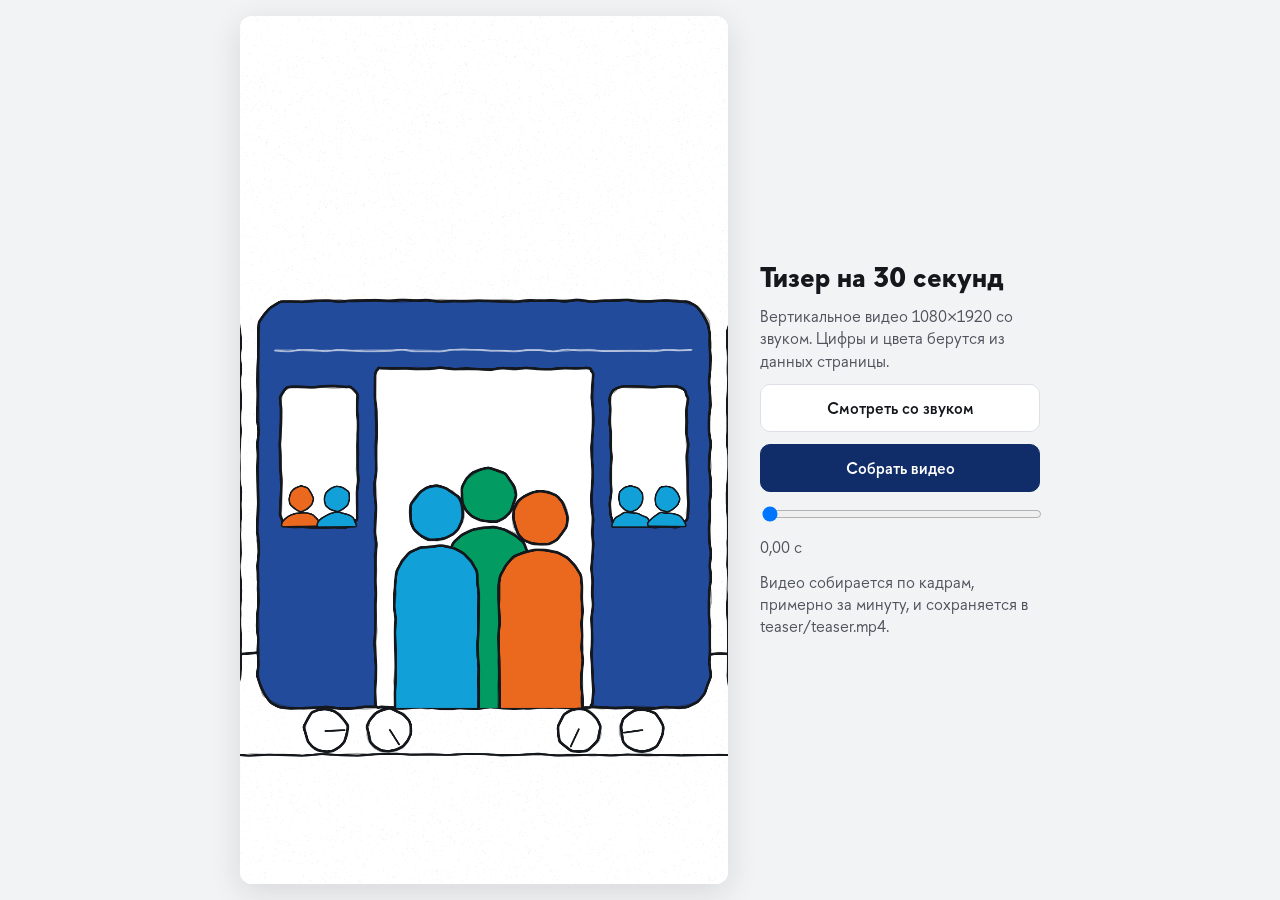
<file: teaser/index.html>
<!doctype html>
<html lang="ru">
<head>
<meta charset="utf-8">
<meta name="viewport" content="width=device-width, initial-scale=1">
<title>Тизер «На сколько большая»</title>
<link rel="stylesheet" href="../styles/fonts.css">
<link rel="stylesheet" href="../styles/tokens.css">
<style>
  html, body { margin: 0; height: 100%; }
  body {
    background: var(--bg);
    color: var(--text);
    font-family: 'HSE Sans', system-ui, sans-serif;
    display: flex;
    gap: 32px;
    align-items: center;
    justify-content: center;
    padding: 16px;
    box-sizing: border-box;
  }
  canvas {
    height: calc(100vh - 32px);
    max-width: 100%;
    aspect-ratio: 9 / 16;
    background: var(--card);
    border-radius: 12px;
    box-shadow: 0 8px 32px rgba(20, 23, 28, 0.12);
  }
  .panel { width: 280px; display: flex; flex-direction: column; gap: 12px; }
  .panel h1 { margin: 0; font-size: 28px; line-height: 1.1; }
  .panel p { margin: 0; color: var(--text-secondary); line-height: 1.4; }
  .panel button {
    font: 600 16px 'HSE Sans', system-ui, sans-serif;
    padding: 12px 16px;
    border-radius: 10px;
    border: 1px solid var(--btn-border);
    background: var(--card);
    color: var(--text);
    cursor: pointer;
    transition: border-color 140ms ease;
  }
  .panel button:hover { border-color: var(--btn-border-hover); }
  .panel button[data-el="record"] { background: var(--hse-blue); color: var(--card); border-color: var(--hse-blue); }
  .panel button:disabled { opacity: 0.5; cursor: default; }
  .panel input { width: 100%; }
  .panel a { color: var(--link); }
  @media (max-width: 860px) {
    body { flex-direction: column; height: auto; }
    canvas { height: auto; width: 100%; }
    .panel { width: 100%; }
  }
</style>
</head>
<body>
<canvas width="1080" height="1920"></canvas>
<aside class="panel">
  <h1>Тизер на 30 секунд</h1>
  <p>Вертикальное видео 1080×1920 со звуком. Цифры и цвета берутся из данных страницы.</p>
  <button data-el="play">Смотреть со звуком</button>
  <button data-el="record">Собрать видео</button>
  <input data-el="scrub" type="range" min="0" max="30" step="0.01" value="0" aria-label="Кадр">
  <p data-el="time">0,00 с</p>
  <p data-el="status">Видео собирается по кадрам, примерно за минуту, и сохраняется в teaser/teaser.mp4.</p>
</aside>

<script type="module">
import { CITIES, LYCEUM, LYCEUM_COLOR, HSE_TOTAL, FOREIGN, ADMITTED } from '../data/hse.js';

// ---------- constants ----------

const W = 1080, H = 1920, DUR = 30;
const CX = 540, CY = 1080;
const TAU = Math.PI * 2;
const ARENA = 81000;                 // seats in «Лужники»

const css = getComputedStyle(document.documentElement);
function tok(name) {
  const v = css.getPropertyValue('--' + name).trim();
  const m = v.match(/^var\(--([\w-]+)\)$/);
  return m ? tok(m[1]) : v;
}
const INK = tok('text'), CARD = tok('card'), SHELL = tok('shell'), EMPTY = tok('empty');
const SECOND = tok('text-secondary'), HSE = tok('hse-blue'), PITCH = tok('pitch');
const STUD = tok('students'), FOR = tok('foreign');
const CYAN = tok('brand-cyan'), GREEN = tok('brand-green');
const YELLOW = tok('brand-yellow'), ORANGE = tok('brand-orange'), NAVY = tok('brand-navy');
const BLUE = tok('brand-blue');

// ---------- math ----------

const clamp = (v, a = 0, b = 1) => Math.min(b, Math.max(a, v));
const seg = (t, a, b) => clamp((t - a) / (b - a));
const lerp = (a, b, p) => a + (b - a) * p;
const out3 = (p) => 1 - Math.pow(1 - p, 3);
const inOut = (p) => (p < 0.5 ? 4 * p * p * p : 1 - Math.pow(-2 * p + 2, 3) / 2);

// ---------- timing: the story runs 15 s, the video 30 s ----------

// Motion keeps its pace; the story slows down where there is text to read.
// Pairs of [video second, story second], joined by a monotone cubic so the
// pace changes without a jerk.
const STORY = 15;
const KEYS = [
  [0, 0], [1.4, 1.4], [3.0, 1.55], [3.45, 2.0],                     // doors
  [4.15, 2.7], [7.05, 3.85], [7.55, 4.3],                           // train
  [8.35, 5.0], [9.85, 6.3], [12.3, 6.9], [12.8, 7.45],              // arena
  [14.0, 8.6], [17.3, 9.7], [17.6, 9.9],                            // flags
  [18.3, 10.55], [20.6, 10.95], [21.2, 11.15], [21.6, 11.3],        // centuries
  [22.6, 11.7], [25.4, 12.3], [25.9, 12.55],                        // orbit
  [26.5, 12.67], [28.7, 13.8], [30, 15]                             // title
];
const KX = KEYS.map((k) => k[0]), KY = KEYS.map((k) => k[1]);
const KT = (() => {
  const n = KX.length, d = [], c = new Array(n);
  for (let i = 0; i < n - 1; i++) d.push((KY[i + 1] - KY[i]) / (KX[i + 1] - KX[i]));
  c[0] = d[0]; c[n - 1] = d[n - 2];
  for (let i = 1; i < n - 1; i++) {
    const h0 = KX[i] - KX[i - 1], h1 = KX[i + 1] - KX[i];
    c[i] = d[i - 1] * d[i] <= 0 ? 0 : (3 * (h0 + h1)) / ((2 * h1 + h0) / d[i - 1] + (h1 + 2 * h0) / d[i]);
  }
  return c;
})();

function storyAt(x) {
  if (x <= 0) return 0;
  if (x >= KX[KX.length - 1]) return STORY;
  let i = 0;
  while (x > KX[i + 1]) i++;
  const h = KX[i + 1] - KX[i], s = (x - KX[i]) / h, s2 = s * s, s3 = s2 * s;
  return (2 * s3 - 3 * s2 + 1) * KY[i] + (s3 - 2 * s2 + s) * h * KT[i]
    + (-2 * s3 + 3 * s2) * KY[i + 1] + (s3 - s2) * h * KT[i + 1];
}

function realAt(y) {
  let lo = 0, hi = DUR;
  for (let k = 0; k < 40; k++) { const mid = (lo + hi) / 2; if (storyAt(mid) < y) lo = mid; else hi = mid; }
  return (lo + hi) / 2;
}

function hash01(n) {
  n |= 0;
  n = Math.imul(n ^ (n >>> 16), 0x45d9f3b);
  n = Math.imul(n ^ (n >>> 16), 0x45d9f3b);
  n ^= n >>> 16;
  return (n >>> 0) / 4294967296;
}
function mulberry32(a) {
  return () => {
    a |= 0; a = (a + 0x6D2B79F5) | 0;
    let t = Math.imul(a ^ (a >>> 15), 1 | a);
    t = (t + Math.imul(t ^ (t >>> 7), 61 | t)) ^ t;
    return ((t ^ (t >>> 14)) >>> 0) / 4294967296;
  };
}
const hashStr = (s) => { let h = 7; for (const ch of s) h = Math.imul(h, 31) + ch.charCodeAt(0) | 0; return h; };

const rgbOf = (c) => { const n = parseInt(c.slice(1, 7), 16); return [n >> 16, (n >> 8) & 255, n & 255]; };
const mix = (a, b, p) => {
  const x = rgbOf(a), y = rgbOf(b);
  return `rgb(${Math.round(lerp(x[0], y[0], p))},${Math.round(lerp(x[1], y[1], p))},${Math.round(lerp(x[2], y[2], p))})`;
};

// ---------- canvas and the hand-drawn pen ----------

const canvas = document.querySelector('canvas');
const g = canvas.getContext('2d');

let T = 0;          // story time, seconds (0..15)
let RT = 0;         // video time, seconds (0..30)
let RATE = 1;       // story seconds per video second at this moment
let BOIL = 0;       // lines re-jitter 8 times a second, like hand-drawn animation
let V = (p) => p;   // world -> screen for the scene being drawn
const M = (pts) => pts.map(V);
const jit = (k) => hash01(k * 7919 + BOIL * 104729) * 2 - 1;

// Paper grain, drawn once.
const grain = document.createElement('canvas');
grain.width = W; grain.height = H;
{
  const gg = grain.getContext('2d');
  const R = mulberry32(7);
  gg.fillStyle = INK;
  for (let i = 0; i < 26000; i++) {
    gg.globalAlpha = 0.015 + R() * 0.035;
    gg.fillRect(R() * W, R() * H, 1 + R() * 2, 1 + R() * 2);
  }
}

function cut(P, p) {
  let L = 0; const d = [0];
  for (let i = 1; i < P.length; i++) { L += Math.hypot(P[i][0] - P[i - 1][0], P[i][1] - P[i - 1][1]); d.push(L); }
  const target = L * p, out = [P[0]];
  for (let i = 1; i < P.length; i++) {
    if (d[i] <= target) { out.push(P[i]); continue; }
    const f = (target - d[i - 1]) / (d[i] - d[i - 1] || 1);
    out.push([lerp(P[i - 1][0], P[i][0], f), lerp(P[i - 1][1], P[i][1], f)]);
    break;
  }
  return out;
}

function trace(P, closed, pass, amp, seed) {
  const src = new Array(P.length);
  for (let i = 0; i < P.length; i++) {
    const k = seed * 1013 + i * 7 + pass * 50021;
    src[i] = [P[i][0] + jit(k) * amp, P[i][1] + jit(k + 3) * amp];
  }
  // Long edges are split after the jitter, so the smoothing below rounds a
  // corner only slightly instead of turning a box into an oval.
  const q = [];
  const edges = closed ? src.length : src.length - 1;
  for (let i = 0; i < edges; i++) {
    const a = src[i], b = src[(i + 1) % src.length];
    const m = Math.max(1, Math.ceil(Math.hypot(b[0] - a[0], b[1] - a[1]) / 12));
    for (let s = 0; s < m; s++) q.push([lerp(a[0], b[0], s / m), lerp(a[1], b[1], s / m)]);
  }
  if (!closed) q.push(src[src.length - 1]);
  const n = q.length;
  g.beginPath();
  if (closed) {
    const mid = (a, b) => [(a[0] + b[0]) / 2, (a[1] + b[1]) / 2];
    const s = mid(q[n - 1], q[0]);
    g.moveTo(s[0], s[1]);
    for (let i = 0; i < n; i++) { const e = mid(q[i], q[(i + 1) % n]); g.quadraticCurveTo(q[i][0], q[i][1], e[0], e[1]); }
    g.closePath();
  } else {
    g.moveTo(q[0][0], q[0][1]);
    for (let i = 1; i < n - 1; i++) {
      g.quadraticCurveTo(q[i][0], q[i][1], (q[i][0] + q[i + 1][0]) / 2, (q[i][1] + q[i + 1][1]) / 2);
    }
    g.lineTo(q[n - 1][0], q[n - 1][1]);
  }
}

function pen(pts, o = {}) {
  const { color = INK, width = 5, closed = false, progress = 1, amp = 2, seed = 1,
    alpha = 1, fill = null, fillAlpha = 1, passes = 2, stroke = true } = o;
  if (alpha <= 0.002 || progress <= 0 || pts.length < 2) return;
  g.save();
  g.lineCap = 'round'; g.lineJoin = 'round';
  if (fill) {
    trace(pts, true, 0, amp, seed);
    g.globalAlpha = alpha * fillAlpha * clamp(progress * 2 - 1);
    g.fillStyle = fill;
    g.fill();
  }
  if (stroke) {
    const full = progress >= 1;
    let P = closed && !full ? pts.concat([pts[0]]) : pts;
    if (!full) P = cut(P, progress);
    const loop = closed && full;
    g.strokeStyle = color;
    trace(P, loop, 0, amp, seed);
    g.globalAlpha = alpha; g.lineWidth = width; g.stroke();
    if (passes > 1) {
      trace(P, loop, 1, amp * 1.4, seed);
      g.globalAlpha = alpha * 0.35; g.lineWidth = width * 0.55; g.stroke();
    }
  }
  g.restore();
}

function disc(x, y, r, color, a = 1) {
  if (a <= 0 || r <= 0) return;
  g.globalAlpha = a;
  g.fillStyle = color;
  g.beginPath(); g.arc(x, y, r, 0, TAU); g.fill();
  g.globalAlpha = 1;
}

// ---------- shapes, in world units ----------

function line(x1, y1, x2, y2, step = 28) {
  const n = Math.max(1, Math.ceil(Math.hypot(x2 - x1, y2 - y1) / step)), pts = [];
  for (let i = 0; i <= n; i++) pts.push([lerp(x1, x2, i / n), lerp(y1, y2, i / n)]);
  return pts;
}

function rrect(x, y, w, h, r = 0, step = 28) {
  const pts = [];
  r = Math.min(r, w / 2, h / 2);
  const edge = (x1, y1, x2, y2) => {
    const n = Math.max(1, Math.ceil(Math.hypot(x2 - x1, y2 - y1) / step));
    for (let i = 0; i < n; i++) pts.push([lerp(x1, x2, i / n), lerp(y1, y2, i / n)]);
  };
  const arc = (cx, cy, a0) => {
    if (r <= 0) return;
    for (let i = 0; i < 5; i++) { const a = a0 + (i / 5) * Math.PI / 2; pts.push([cx + Math.cos(a) * r, cy + Math.sin(a) * r]); }
  };
  edge(x + r, y, x + w - r, y); arc(x + w - r, y + r, -Math.PI / 2);
  edge(x + w, y + r, x + w, y + h - r); arc(x + w - r, y + h - r, 0);
  edge(x + w - r, y + h, x + r, y + h); arc(x + r, y + h - r, Math.PI / 2);
  edge(x, y + h - r, x, y + r); arc(x + r, y + r, Math.PI);
  return pts;
}

function ell(cx, cy, rx, ry, n = 48, a0 = -Math.PI / 2, a1 = null) {
  const full = a1 === null, span = full ? TAU : a1 - a0, m = full ? n : n + 1, pts = [];
  for (let i = 0; i < m; i++) { const a = a0 + span * i / n; pts.push([cx + rx * Math.cos(a), cy + ry * Math.sin(a)]); }
  return pts;
}

// ---------- text ----------

function fontOf(size, weight) { return `${weight} ${size}px "HSE Sans", system-ui, sans-serif`; }

function say(str, y, o = {}) {
  const { size = 80, weight = 700, color = INK, t0 = 0, t1 = 99, marker = null, x = CX, max = 960 } = o;
  const pin = out3(seg(T, t0, t0 + 0.45));
  const pout = inOut(seg(T, t1, t1 + 0.3));
  const a = pin * (1 - pout);
  if (a <= 0.002) return;
  g.save();
  let sz = size;
  const setFont = () => { g.font = fontOf(sz, weight); g.letterSpacing = `${-0.01 * sz}px`; };
  setFont();
  let w = g.measureText(str).width;
  if (w > max) { sz *= max / w; setFont(); w = g.measureText(str).width; }
  const dy = (1 - pin) * 0.26 * sz - pout * 0.18 * sz;
  const k = hashStr(str);
  g.globalAlpha = a;
  if (marker) {
    const padX = 0.26 * sz, top = y - 0.8 * sz + dy, bot = y + 0.26 * sz + dy;
    const wipe = out3(seg(T, t0, t0 + 0.38));
    const x0 = x - w / 2 - padX, x1 = x0 + (w + 2 * padX) * wipe;
    const q = [[x0 + jit(k) * 3, top + jit(k + 1) * 3], [x1 + jit(k + 2) * 3, top + jit(k + 3) * 3],
      [x1 + jit(k + 4) * 3, bot + jit(k + 5) * 3], [x0 + jit(k + 6) * 3, bot + jit(k + 7) * 3]];
    g.fillStyle = marker;
    g.beginPath(); q.forEach((p, i) => (i ? g.lineTo(p[0], p[1]) : g.moveTo(p[0], p[1]))); g.closePath(); g.fill();
  }
  g.fillStyle = marker ? CARD : color;
  g.textAlign = 'center'; g.textBaseline = 'alphabetic';
  g.fillText(str, x + jit(k + 9) * 0.8, y + dy + jit(k + 10) * 0.8);
  g.restore();
}

// Not a single figure is spelled out: every answer waits on the page.
const TEXTS = [
  ['Следующая остановка', 330, { size: 60, weight: 600, t0: 0.1, t1: 1.6 }],
  ['Осторожно, двери закрываются!', 1790, { size: 66, t0: 0.25, t1: 1.7 }],
  ['Сколько поездов нужно,', 470, { size: 84, t0: 2.0, t1: 4.2 }],
  ['чтобы увезти', 580, { size: 84, t0: 2.12, t1: 4.2 }],
  ['всех первокурсников?', 695, { size: 84, t0: 2.24, t1: 4.2, marker: HSE }],
  ['На сколько Вышка', 1560, { size: 84, t0: 5.2, t1: 6.95 }],
  ['заполнит «Лужники»?', 1670, { size: 84, t0: 5.35, t1: 6.95, marker: HSE }],
  ['Среди них есть иностранцы', 330, { size: 76, t0: 7.15, t1: 9.75, marker: FOR }],
  ['Как думаешь,', 465, { size: 84, t0: 7.6, t1: 9.75, marker: HSE }],
  ['из скольких стран?', 580, { size: 84, t0: 7.75, t1: 9.75, marker: HSE }],
  ['Когда нужно поступить,', 430, { size: 84, t0: 9.9, t1: 11.02 }],
  ['чтобы пройти', 540, { size: 84, t0: 10.0, t1: 11.02 }],
  ['все программы?', 655, { size: 84, t0: 10.1, t1: 11.02, marker: HSE }],
  ['Вышка достает даже до орбиты', 330, { size: 74, weight: 600, color: SECOND, t0: 11.45, t1: 12.45 }],
  ['Сколько у нее спутников?', 450, { size: 84, t0: 11.65, t1: 12.45, marker: HSE }],
  ['Угадай. Проверь.', 1340, { size: 92, t0: 13.35, marker: HSE }],
  ['Ссылка в описании', 1460, { size: 56, weight: 600, color: SECOND, t0: 13.55 }]
];

// ---------- scene 1-2: the doors and the endless train ----------

const PITCH_CAR = 1040, RING_CARS = 10, S_FAR = 0.23;
const RING_L = RING_CARS * PITCH_CAR * S_FAR, XL = CX - RING_L / 2;
const RXW = 390, RYW = 290;
let SHIFT = 0;

const pickCity = (r) => {
  let x = r * ADMITTED;
  for (const c of CITIES) { if ((x -= c.admitted) < 0) return c; }
  return CITIES[0];
};

// Accelerates, cruises, stops — and never shows its tail.
function shiftAt(t) {
  const v = 2200;
  if (t < 1.9) return 0;
  if (t < 3.0) return 0.5 * (v / 1.1) * (t - 1.9) ** 2;
  if (t < 3.8) return 1210 + v * (t - 3.0);
  if (t < 4.3) { const d = t - 3.8; return 2970 + v * d - 0.5 * (v / 0.5) * d * d; }
  return 3520;
}

// The straight train bends into an ever tighter arc until it closes into the
// ring of the arena: the line keeps its length, only its curvature grows.
const R_RING = RING_L / TAU;
function warp(p, e) {
  if (e < 1e-4) return p;
  const rb = RING_L / (e * TAU);
  const top = lerp(CY, CY - R_RING, e);
  const phi = (p[0] - CX) / rb;
  const d = (p[1] - CY) * lerp(1, 0.85, e);
  const x = CX + (rb - d) * Math.sin(phi) * lerp(1, RXW / R_RING, e);
  const y = top + rb - (rb - d) * Math.cos(phi);
  return [x, CY + (y - CY) * lerp(1, RYW / RXW, e)];
}

function person(x, key, a, lw, bottom = 500) {
  if (a <= 0.002) return;
  const col = pickCity(hash01(key * 7 + 3)).color;
  const o = { closed: true, fill: col, width: lw * 0.6, alpha: a, amp: lw * 0.3, passes: 1 };
  pen(M(ell(x, bottom, 44, 32, 10, Math.PI, TAU)), { ...o, seed: key * 3 + 11 });
  pen(M(ell(x, bottom - 62, 28, 28, 12)), { ...o, seed: key * 3 + 12 });
}

function crowd(ox, gap, lw) {
  const a = V([ox + 500 - gap / 2, 150]), b = V([ox + 500 + gap / 2, 900]);
  g.save();
  g.beginPath(); g.rect(a[0], a[1], b[0] - a[0], b[1] - a[1]); g.clip();
  [[ox + 510, 430, CITIES[2].color], [ox + 395, 470, CITIES[0].color], [ox + 625, 480, CITIES[1].color]].forEach(([x, y, col], i) => {
    const o = { closed: true, fill: col, width: lw, amp: 2 };
    pen(M(rrect(x - 92, y + 72, 184, 460, 80)), { ...o, seed: 700 + i });
    pen(M(ell(x, y, 60, 60, 20)), { ...o, seed: 710 + i });
  });
  g.restore();
}

function drawCar(ox, k, gap, lw, a) {
  const sd = (k + 50) * 97;
  const o = (extra) => ({ width: lw, alpha: a, amp: lw * 0.4, ...extra });
  pen(M(rrect(ox, 0, 1000, 900, 70)), o({ closed: true, fill: BLUE, seed: sd }));
  pen(M(line(ox + 40, 110, ox + 960, 110)), o({ seed: sd + 1, width: lw * 0.7, color: CARD, alpha: a * 0.6 }));
  [[50, 95, 175], [780, 825, 905]].forEach(([wx, h1, h2], i) => {
    pen(M(rrect(ox + wx, 190, 170, 310, 26)), o({ closed: true, fill: CARD, seed: sd + 2 + i }));
    person(ox + h1, k * 10 + i * 2, a, lw);
    person(ox + h2, k * 10 + i * 2 + 1, a, lw);
  });
  pen(M(rrect(ox + 260, 150, 480, 750, 10)), o({ closed: true, fill: CARD, seed: sd + 5 }));
  if (k === 0 && gap > 2) crowd(ox, gap, lw);
  const leaf = (x0, x1, side) => {
    const vx0 = Math.max(x0, ox + 260), vx1 = Math.min(x1, ox + 740);
    if (vx1 - vx0 < 3) return;
    pen(M(rrect(vx0, 150, vx1 - vx0, 750, 0)), o({ closed: true, fill: HSE, seed: sd + 6 + side }));
    const wx0 = Math.max(x0 + 45, vx0), wx1 = Math.min(x0 + 195, vx1);
    if (wx1 - wx0 > 3) pen(M(rrect(wx0, 210, wx1 - wx0, 300, 18)), o({ closed: true, fill: CARD, seed: sd + 8 + side }));
    if (gap < 1) person(x0 + 120, k * 10 + 7 + side, a * (k === 0 ? seg(T, 1.25, 1.5) : 1), lw, 510);
  };
  leaf(ox + 500 - gap / 2 - 240, ox + 500 - gap / 2, 0);
  leaf(ox + 500 + gap / 2, ox + 500 + gap / 2 + 240, 1);
  if (gap < 1) pen(M(line(ox + 500, 150, ox + 500, 900)), o({ seed: sd + 10 }));
  [150, 290, 710, 850].forEach((wx, i) => {
    pen(M(ell(ox + wx, 950, 48, 48, 18)), o({ closed: true, fill: CARD, seed: sd + 20 + i }));
    const ang = -SHIFT / 48 + i;
    pen(M([[ox + wx, 950], [ox + wx + Math.cos(ang) * 40, 950 + Math.sin(ang) * 40]]), o({ seed: sd + 30 + i, width: lw * 0.7, passes: 1 }));
  });
  pen(M(line(ox + 1000, 780, ox + 1040, 780, 20)), o({ seed: sd + 40 }));
}

function trainScene(t) {
  const a = 1 - seg(t, 4.95, 5.3);
  if (a <= 0) return;
  const z = inOut(seg(t, 1.6, 2.5));
  const s = lerp(1, S_FAR, z);
  SHIFT = shiftAt(t);
  const camera = (p) => [(p[0] - 500) * s + CX, (p[1] - 450) * s + CY];
  const bend = inOut(seg(t, 4.3, 5.0));
  V = bend > 0 ? (p) => warp(camera(p), bend) : camera;
  const lw = lerp(2.6, 6, clamp((s - S_FAR) / (1 - S_FAR)));
  const gap = 480 * (1 - inOut(seg(t, 0.45, 1.25)));

  const wx0 = (XL - CX) / s + 500, wx1 = (XL + RING_L - CX) / s + 500;
  pen(M(line(wx0, 1004, wx1, 1004, 40)), { width: lw * 0.8, seed: 7, alpha: a, amp: lw * 0.4 });

  // Only the cars whose centre falls inside one ring length: the ring closes on itself.
  const kMin = Math.ceil(((XL - CX) / s + SHIFT) / PITCH_CAR);
  const kMax = Math.ceil(((XL + RING_L - CX) / s + SHIFT) / PITCH_CAR) - 1;
  for (let k = kMin; k <= kMax; k++) drawCar(k * PITCH_CAR - SHIFT, k, k === 0 ? gap : 0, lw, a);
  V = (p) => p;
}

// The station board of the page itself, the one in the heading of the metro block.
const TABLO = new Image();
TABLO.src = '../assets/tablo-vyshkinskaya.svg';

function tablo(t) {
  const p = out3(seg(t, 0.1, 0.55)), q = inOut(seg(t, 1.6, 1.9));
  const a = p * (1 - q);
  if (a <= 0 || !TABLO.complete) return;
  const w = 900, h = (w * 198) / 1108;
  g.save();
  g.globalAlpha = a;
  g.drawImage(TABLO, CX - w / 2, 385 + (1 - p) * 30 - q * 20, w, h);
  g.restore();
}

// ---------- scene 3: «Лужники» ----------

const RX = 430, RY = 320, ROWS = 14;
const SEATS = [];
{
  for (let r = 0; r < ROWS; r++) {
    const f = lerp(0.56, 0.97, r / (ROWS - 1));
    const a = RX * f, b = RY * f;
    const per = Math.PI * (3 * (a + b) - Math.sqrt((3 * a + b) * (a + 3 * b)));
    const n = Math.floor(per / 17.5);
    for (let i = 0; i < n; i++) {
      const th = -Math.PI / 2 + ((i + (r % 2) * 0.5) / n) * TAU;
      SEATS.push({ r, x: CX + a * Math.cos(th), y: CY + b * Math.sin(th), u: (((th + Math.PI / 2) % TAU) + TAU) % TAU / TAU, gi: -1 });
    }
  }
  SEATS.sort((p, q) => p.u - q.u);
  const groups = [...CITIES.map((c) => ({ n: c.students + c.staff, staff: c.staff, color: c.color, light: c.colorLight })),
    { n: LYCEUM, staff: 0, color: LYCEUM_COLOR, light: LYCEUM_COLOR }];
  const N = SEATS.length;
  let acc = 0;
  groups.forEach((gr, gi) => {
    const from = Math.round((acc / ARENA) * N); acc += gr.n;
    const to = Math.round((acc / ARENA) * N);
    const part = SEATS.slice(from, to);
    const staffN = Math.round(part.length * gr.staff / gr.n);
    [...part].sort((p, q) => q.r - p.r).forEach((s, i) => {
      s.color = i < staffN ? gr.light : gr.color;
      s.student = i >= staffN && gi < CITIES.length;
    });
    part.forEach((s, i) => { s.gi = gi; s.delay = 5.0 + gi * 0.24 + (i / part.length) * 0.3; });
  });
  const R = mulberry32(11);
  const students = SEATS.filter((s) => s.student);
  const filled = SEATS.filter((s) => s.gi >= 0).length;
  const count = Math.round(filled * FOREIGN / HSE_TOTAL);
  for (let i = students.length - 1; i > 0; i--) { const j = Math.floor(R() * (i + 1)); [students[i], students[j]] = [students[j], students[i]]; }
  students.slice(0, count).forEach((s) => { s.foreign = true; });
}

function scarf(t) {
  const p = out3(seg(t, 5.45, 6.0)), q = seg(t, 6.95, 7.25);
  const a = p * (1 - q);
  if (a <= 0) return;
  const lt = t - 5.45;
  const sag = (x) => (1 - (x / 320) ** 2) * 24;
  const wave = (x) => Math.sin((x / 640) * TAU + t * 2.2) * 9;
  const yT = (x) => -44 + sag(x) + wave(x), yB = (x) => 44 + sag(x) + wave(x);
  g.save();
  g.translate(CX, 590 - (1 - p) * 90);
  g.rotate(Math.sin(lt * 8) * 0.14 * Math.exp(-lt * 3.2));
  const top = [], bot = [];
  for (let i = 0; i <= 24; i++) { const x = -320 + (i * 640) / 24; top.push([x, yT(x)]); bot.push([x, yB(x)]); }
  pen(top.concat(bot.reverse()), { closed: true, fill: HSE, width: 5, seed: 401, alpha: a });
  [-262, -232, 232, 262].forEach((sx, i) => {
    pen([[sx - 8, yT(sx) + 4], [sx + 8, yT(sx) + 4], [sx + 8, yB(sx) - 4], [sx - 8, yB(sx) - 4]],
      { closed: true, fill: CARD, stroke: false, seed: 410 + i, alpha: a });
  });
  [-1, 1].forEach((side) => {
    for (let i = 0; i < 6; i++) {
      const x = side * 320, y = lerp(yT(x) + 8, yB(x) - 8, i / 5);
      pen([[x, y], [x + side * 26, y + 4 + Math.sin(t * 5 + i) * 3]], { width: 3, seed: 420 + i + side * 10, alpha: a, passes: 1 });
    }
  });
  g.globalAlpha = a;
  g.font = fontOf(58, 700); g.letterSpacing = '4px';
  g.fillStyle = CARD; g.textAlign = 'center';
  g.fillText('ВЫШКА', 0, 20 + sag(0) + wave(0));
  g.restore();
}

function stadiumScene(t) {
  const a0 = seg(t, 4.85, 5.2);
  const k = inOut(seg(t, 7.5, 8.2));
  const a = a0 * (1 - k);
  const sc = 1 - 0.25 * k;
  const P = (x, y) => [CX + (x - CX) * sc, CY + (y - CY) * sc];
  if (a > 0) {
    V = (p) => P(p[0], p[1]);
    const pr = seg(t, 4.9, 5.6);
    pen(M(ell(CX, CY, RX + 26, RY + 26, 90)), { closed: true, width: 5, progress: pr, seed: 301, alpha: a });
    pen(M(ell(CX, CY, RX * 0.5, RY * 0.5, 60)), { closed: true, width: 4, progress: pr, seed: 302, alpha: a });
    pen(M(rrect(CX - 150, CY - 95, 300, 190, 14)), { closed: true, fill: PITCH, fillAlpha: 0.45, width: 4, progress: pr, seed: 303, alpha: a });
    pen(M(line(CX, CY - 95, CX, CY + 95)), { width: 3, progress: pr, seed: 304, alpha: a, passes: 1 });
    pen(M(ell(CX, CY, 34, 34, 16)), { closed: true, width: 3, progress: pr, seed: 305, alpha: a, passes: 1 });
    V = (p) => p;
  }
  for (const s of SEATS) {
    if (s.foreign && t >= 7.5) continue;
    const [x, y] = P(s.x, s.y);
    const jx = jit(s.x * 13 | 0) * 0.8, jy = jit(s.y * 17 | 0) * 0.8;
    let col = EMPTY, rad = 5.5, al = a * 0.8;
    if (s.gi >= 0) {
      const p = out3(seg(t, s.delay, s.delay + 0.3));
      if (p > 0) {
        col = s.color; rad = 6.5 * p + Math.sin(p * Math.PI) * 2; al = a;
        const rc = seg(t, 7.05 + s.u * 0.3, 7.35 + s.u * 0.3);
        if (rc > 0) col = mix(s.color, s.foreign ? FOR : (s.student ? STUD : EMPTY), rc);
      }
    }
    disc(x + jx, y + jy, rad * sc, col, al);
  }
  scarf(t);
}

// ---------- scene 4: flags ----------

const GC = [CX, 1040], GR = 320;
// The flags are made up, not quoted. Yellow is left out of them altogether:
// with blue it reads as the flag of a country at war, and the lyceum wears
// that colour on the stadium — here it would say something it does not mean.
const FLAG_COLORS = [FOR, CARD, STUD, GREEN, ORANGE, CYAN, NAVY];
const FLAGS = [];
{
  const R = mulberry32(21);
  const pickColors = () => {
    const n = R() < 0.6 ? 3 : 2, out = [];
    while (out.length < n) { const c = FLAG_COLORS[Math.floor(R() * FLAG_COLORS.length)]; if (!out.includes(c)) out.push(c); }
    return out;
  };
  const foreign = SEATS.filter((s) => s.foreign);
  foreign.forEach((seat, i) => {
    const d = (i / foreign.length) * 0.35;
    FLAGS.push({ id: i, seat, d, tA: 8.25 + d, lat: lerp(-0.95, 1.0, R()), lon0: lerp(-1.2, 1.2, R()), cols: pickColors(), dir: R() < 0.5 });
  });
  for (let i = 0; i < 80; i++) {
    FLAGS.push({ id: 200 + i, seat: null, tA: lerp(8.45, 9.6, R()), lat: lerp(-0.95, 1.0, R()), lon0: lerp(-Math.PI, Math.PI, R()), cols: pickColors(), dir: R() < 0.5 });
  }
}

function flagAt(f, t) {
  const lam = f.lon0 + (t - 8.25) * 0.4;
  return [GC[0] + GR * Math.cos(f.lat) * Math.sin(lam), GC[1] - GR * Math.sin(f.lat), Math.cos(f.lat) * Math.cos(lam)];
}

function flag(x, y, sc, f, a, t) {
  if (a <= 0.002 || sc <= 0) return;
  const h = 58 * sc, fw = 44 * sc, fh = 30 * sc, top = y - h;
  pen([[x, y], [x, top]], { width: 3, alpha: a, seed: f.id * 3 + 1, passes: 1, amp: 1 });
  const wave = (u) => Math.sin(u * 3 + t * 6 + f.id) * 3 * sc * u;
  const n = f.cols.length;
  g.save();
  g.globalAlpha = a;
  for (let i = 0; i < n; i++) {
    const pts = [];
    if (f.dir) {
      const y0 = top + (i * fh) / n, y1 = top + ((i + 1) * fh) / n;
      for (let s = 0; s <= 4; s++) pts.push([x + (s / 4) * fw, y0 + wave(s / 4)]);
      for (let s = 4; s >= 0; s--) pts.push([x + (s / 4) * fw, y1 + wave(s / 4)]);
    } else {
      const u0 = i / n, u1 = (i + 1) / n;
      pts.push([x + u0 * fw, top + wave(u0)], [x + u1 * fw, top + wave(u1)], [x + u1 * fw, top + fh + wave(u1)], [x + u0 * fw, top + fh + wave(u0)]);
    }
    g.fillStyle = f.cols[i];
    g.beginPath(); pts.forEach((p, j) => (j ? g.lineTo(p[0], p[1]) : g.moveTo(p[0], p[1]))); g.closePath(); g.fill();
  }
  g.restore();
  const outline = [];
  for (let s = 0; s <= 4; s++) outline.push([x + (s / 4) * fw, top + wave(s / 4)]);
  for (let s = 4; s >= 0; s--) outline.push([x + (s / 4) * fw, top + fh + wave(s / 4)]);
  pen(outline, { closed: true, width: 2.2, alpha: a, seed: f.id * 3 + 2, passes: 1, amp: 1 });
}

function globeScene(t) {
  const ga = seg(t, 7.55, 7.9) * (1 - seg(t, 9.85, 10.15));
  const rot = (t - 8.25) * 0.4;
  if (ga > 0) {
    const pr = seg(t, 7.55, 8.2);
    pen(ell(GC[0], GC[1], GR, GR, 72), { closed: true, fill: CYAN, fillAlpha: 0.07, width: 5, progress: pr, seed: 501, alpha: ga });
    for (let m = 0; m < 16; m++) {
      const lam = (m * Math.PI) / 8 + rot, z = Math.cos(lam);
      if (z <= 0) continue;
      const pts = [];
      for (let i = 0; i <= 14; i++) { const ph = -Math.PI / 2 + (i / 14) * Math.PI; pts.push([GC[0] + GR * Math.cos(ph) * Math.sin(lam), GC[1] - GR * Math.sin(ph)]); }
      pen(pts, { width: 2.5, alpha: ga * z * 0.7, progress: pr, seed: 520 + m, passes: 1 });
    }
    [-Math.PI / 3, -Math.PI / 6, 0, Math.PI / 6, Math.PI / 3].forEach((lat, i) => {
      const r = GR * Math.cos(lat), y = GC[1] - GR * Math.sin(lat);
      pen(line(GC[0] - r, y, GC[0] + r, y, 30), { width: 2.5, alpha: ga * 0.6, progress: pr, seed: 540 + i, passes: 1 });
    });
  }

  const list = [];
  for (const f of FLAGS) {
    if (f.seat && t < f.tA) {
      if (t > 8.6) continue;
      const p = inOut(seg(t, 7.5 + f.d, f.tA));
      const [ex, ey] = flagAt(f, t);
      const x = lerp(f.seat.x, ex, p), y = lerp(f.seat.y, ey, p) - Math.sin(p * Math.PI) * 160;
      disc(x, y, 6.5, FOR);
      continue;
    }
    const fp = out3(seg(t, f.tA, f.tA + 0.3));
    if (fp <= 0) continue;
    const [x, y, z] = flagAt(f, t);
    let a = clamp((z - 0.02) * 5);
    let dy = 0;
    // The flags rain down as the line of the centuries draws itself under them.
    if (t >= 9.9) {
      a *= 1 - seg(t, 9.9, 10.15);
      dy = (t - 9.9) * 700;
    }
    list.push({ f, x, y: y + dy, z, a, fp });
  }
  list.sort((p, q) => p.z - q.z).forEach(({ f, x, y, a, fp }) => {
    if (f.seat) disc(x, y, 5, FOR, a);
    flag(x, y, fp, f, a, t);
  });

  // The reels spin and never stop: the answer is on the page.
  const ra = seg(t, 8.05, 8.35) * (1 - seg(t, 9.8, 10.0));
  if (ra > 0) {
    for (let r = 0; r < 3; r++) {
      const bx = 291 + r * 174, by = 1422, bw = 150, bh = 196;
      pen(rrect(bx, by, bw, bh, 22), { closed: true, fill: CARD, width: 5, seed: 600 + r, alpha: ra, progress: seg(t, 8.05, 8.4) });
      g.save();
      g.beginPath(); g.rect(bx + 6, by + 6, bw - 12, bh - 12); g.clip();
      g.font = fontOf(150, 700); g.textAlign = 'center'; g.fillStyle = INK;
      // Motion-smeared on purpose: no frame may show a readable number.
      g.filter = 'blur(9px)';
      // Spins on video time: the slowed story must not slow the reels into readable digits.
      const pos = RT * (20 + r * 6) + r * 3.7;
      const n = Math.floor(pos), fr = pos - n;
      for (let i = -2; i <= 2; i++) {
        const dgt = (((n + i) % 10) + 10) % 10;
        const y = by + bh / 2 + 54 + (i - fr) * 120;
        for (const [off, al] of [[-50, 0.14], [-25, 0.2], [0, 0.22], [25, 0.2], [50, 0.14]]) {
          g.globalAlpha = ra * al;
          g.fillText(String(dgt), bx + bw / 2, y + off);
        }
      }
      g.restore();
    }
  }
}

// ---------- scene 5b: back through the centuries ----------

function student(x, y, run, a) {
  const ph = RT * 16;
  const sw = Math.sin(ph) * run, bob = Math.abs(Math.cos(ph)) * 6 * run;
  const o = { width: 6, alpha: a, color: STUD, passes: 1, amp: 1.2 };
  const hy = y - 128 - bob;
  pen([[x, hy + 20], [x, y - 58 - bob]], { ...o, seed: 950 });
  pen([[x, y - 58 - bob], [x + sw * 24, y - 2]], { ...o, seed: 951 });
  pen([[x, y - 58 - bob], [x - sw * 24, y - 2]], { ...o, seed: 952 });
  pen([[x, hy + 36], [x - 24 - sw * 10, hy + 64]], { ...o, seed: 953 });
  pen([[x, hy + 36], [x + 18 + sw * 10, hy + 66]], { ...o, seed: 954 });
  pen(ell(x, hy, 20, 20, 14), { closed: true, fill: STUD, color: STUD, width: 3, alpha: a, seed: 955, passes: 1 });
  pen([[x - 30, hy - 20], [x, hy - 32], [x + 30, hy - 20], [x, hy - 8]], { closed: true, fill: INK, width: 2, alpha: a, seed: 956, passes: 1 });
  pen([[x + 22, hy - 21], [x + 26, hy - 2]], { width: 3, alpha: a, seed: 957, passes: 1 });
}

const backAt = (t) => 700 * Math.pow(seg(t, 10.15, 11.15), 2.6);   // years rewound

function rulerScene(t) {
  const a = seg(t, 9.9, 10.1) * (1 - seg(t, 11.05, 11.3));
  if (a <= 0) return;
  const LY = 1150, NOW = 2026, PX = 3.4, AT = 860;
  pen(line(40, LY, 1040, LY, 40), { width: 5, alpha: a, progress: seg(t, 9.9, 10.2), seed: 901 });
  const q = seg(t, 10.15, 11.15);
  const back = backAt(t);
  const vel = 700 * 2.6 * Math.pow(q, 1.6) * PX * RATE;   // px per video second
  const center = NOW - back;
  const X = (Y) => AT + (Y - center) * PX;
  const blur = Math.min(8, vel / 450);
  const ta = a * seg(t, 10.05, 10.3);
  g.save();
  if (blur > 0.3) g.filter = `blur(${blur}px)`;
  const y0 = Math.ceil((center - AT / PX) / 10) * 10;
  for (let Y = y0; Y <= NOW; Y += 10) {
    const x = X(Y);
    if (x > 1060) break;
    const big = Y % 100 === 0, mid = Y % 50 === 0;
    const len = big ? 54 : mid ? 34 : 18;
    pen([[x, LY], [x, LY + len]], { width: big ? 5 : 3.5, alpha: ta, seed: Y, passes: 1, amp: 1 });
  }
  // The years themselves are never named — only «today» is, and it leaves too.
  const xn = X(NOW);
  if (xn < 1080) {
    pen([[xn, LY], [xn, LY + 54]], { width: 5, color: HSE, alpha: ta, seed: 990, passes: 1 });
    g.globalAlpha = ta; g.fillStyle = HSE; g.font = fontOf(52, 700); g.textAlign = 'center';
    g.fillText('сегодня', xn, LY + 120);
  }
  g.restore();
  student(AT, LY - 4, clamp(vel / 300), ta);
}

// ---------- scene 6: the orbit ----------

// The Earth with the mark of the university stuck on it in four cities, and
// one satellite going over the poles — how many there are is not said.
const EC = [CX, 1150], ER = 300;
const ORBIT = { rx: 150, ry: 420, tilt: -0.3 };
const MARKS = [[-0.34, -0.22], [-0.08, -0.44], [0.2, -0.12], [-0.02, 0.14]];

// z > 0 is the half of the ring that passes in front of the planet.
function orbitAt(ang, cy) {
  const c = Math.cos(ORBIT.tilt), s = Math.sin(ORBIT.tilt);
  const x = ORBIT.rx * Math.cos(ang), y = ORBIT.ry * Math.sin(ang);
  return [CX + x * c - y * s, cy + x * s + y * c, Math.cos(ang)];
}

function znakDisc(x, y, r, a) {
  if (a <= 0.002 || r <= 0) return;
  g.save();
  g.globalAlpha = a;
  g.translate(x, y);
  g.fillStyle = HSE;
  g.beginPath(); g.arc(0, 0, r, 0, TAU); g.fill();
  g.translate(-r, -r);
  g.scale((2 * r) / 283.47, (2 * r) / 283.47);
  g.fillStyle = CARD;
  g.fill(ZNAK);
  g.restore();
}

function satellite(x, y, ang, sc, a) {
  if (a <= 0.002) return;
  g.save();
  g.translate(x, y);
  g.rotate(ang);
  const o = { closed: true, width: 3, alpha: a, passes: 1, amp: 1 };
  pen(rrect(-44 * sc, -7 * sc, 26 * sc, 14 * sc, 3), { ...o, fill: STUD, seed: 1201 });
  pen(rrect(18 * sc, -7 * sc, 26 * sc, 14 * sc, 3), { ...o, fill: STUD, seed: 1202 });
  pen(rrect(-17 * sc, -13 * sc, 34 * sc, 26 * sc, 5), { ...o, fill: CARD, seed: 1203 });
  pen([[0, -13 * sc], [0, -30 * sc]], { width: 3, alpha: a, seed: 1204, passes: 1 });
  g.restore();
}

function spaceScene(t) {
  const p = out3(seg(t, 11.3, 11.85));
  const a = p * (1 - seg(t, 12.48, 12.62));
  if (a <= 0.002) return;
  const cy = EC[1] + (1 - p) * 560;
  const pr = seg(t, 11.4, 12.0);
  const ang = (t - 11.3) * 2.0 - Math.PI / 2;
  const ring = (front) => {
    const style = { width: front ? 4 : 2.5, alpha: a * (front ? 0.9 : 0.3), progress: pr, passes: 1, amp: 1 };
    let run = [], n = 0;
    const flush = () => { if (run.length > 1) pen(run, { ...style, seed: 1100 + (front ? 20 : 0) + n++ }); run = []; };
    for (let i = 0; i <= 96; i++) {
      const s = orbitAt((i / 96) * TAU, cy);
      if ((s[2] > 0) === front) run.push([s[0], s[1]]); else flush();
    }
    flush();
  };

  ring(false);
  pen(ell(CX, cy, ER, ER, 72), { closed: true, fill: CYAN, fillAlpha: 0.07, width: 5, seed: 1103, alpha: a, progress: p });
  for (let m = 0; m < 16; m++) {
    const lam = (m * Math.PI) / 8 + (t - 11.3) * 0.25, z = Math.cos(lam);
    if (z <= 0) continue;
    const pts = [];
    for (let i = 0; i <= 14; i++) { const ph = -Math.PI / 2 + (i / 14) * Math.PI; pts.push([CX + ER * Math.cos(ph) * Math.sin(lam), cy - ER * Math.sin(ph)]); }
    pen(pts, { width: 2.5, alpha: a * z * 0.6, progress: pr, seed: 1110 + m, passes: 1 });
  }
  [-Math.PI / 3, -Math.PI / 6, 0, Math.PI / 6, Math.PI / 3].forEach((lat, i) => {
    const r = ER * Math.cos(lat), y = cy - ER * Math.sin(lat);
    pen(line(CX - r, y, CX + r, y, 30), { width: 2.5, alpha: a * 0.5, progress: pr, seed: 1130 + i, passes: 1 });
  });
  MARKS.forEach((m, i) => {
    const mp = out3(seg(t, 11.7 + i * 0.06, 11.95 + i * 0.06));
    znakDisc(CX + m[0] * ER, cy + m[1] * ER, 21 * mp, a);
  });
  ring(true);

  const [sx, sy] = orbitAt(ang, cy);
  const [nx, ny] = orbitAt(ang + 0.05, cy);
  satellite(sx, sy, Math.atan2(ny - sy, nx - sx), 1.8, a * seg(t, 11.5, 11.7));

  // The snapshot the finale of the page is made of: the shutter goes off and
  // the ring of the flash runs out of the frame.
  const fr = seg(t, 12.3, 12.62);
  if (fr > 0) pen(ell(sx, sy, 40 + fr * 1000, 40 + fr * 1000, 56), { closed: true, width: 7 * (1 - fr), alpha: a * (1 - fr), seed: 1140 });
}

// ---------- scene 7: the title ----------

const ZNAK = new Path2D('M135.6,133.32c32.26,0,44.81,21.45,44.81,60.69v29.51h-20.69v-63.35h-23.9v63.42h-18.28V53.65h18.78c7.03,0,17.71,1.58,25.25,10.95c3.93,4.73,6.34,11.04,7.19,17.38h-32.94v9.35h33.23c-0.27,6.04-1.49,12.8-7.42,19.97c-5.2,6.51-13.76,12.56-25.83,12.56c-0.06,0-0.13,0-0.2,0V133.32 M206.41,197.55c0-34.86-11.26-58.29-40.45-68.6c9.21-3.77,14.82-9.58,18.49-13.99c7.01-8.06,9.88-17.96,9.88-27.31c0-7.56-2.08-22.65-15.35-33.04c-9.1-7.04-17.16-10.43-36.43-10.43h-9.75c-0.3-0.01-0.6-0.01-0.96-0.01H91.65v189.79h114.76V197.55z');

function titleScene(t) {
  const size = 196;
  const word = (str, x, y, t0) => {
    const p = out3(seg(t, t0, t0 + 0.5));
    if (p <= 0) return;
    g.globalAlpha = p;
    g.fillText(str, x, y + (1 - p) * 0.26 * size);
  };
  g.save();
  g.font = fontOf(size, 700); g.letterSpacing = `${-0.04 * size}px`;
  g.textAlign = 'left'; g.fillStyle = INK;
  const m = (s) => g.measureText(s).width;
  const wNa = m('На'), wSp = m(' '), wSk = m('сколько');
  const x1 = CX - (wNa + wSp + wSk) / 2, y1 = 880;
  word('На', x1, y1, 12.67);
  word('сколько', x1 + wNa + wSp, y1, 12.77);

  const zn = 0.479 * size, mg = 0.031 * size, wB = m('б'), wL = m('льшая');
  const x2 = CX - (wB + 2 * mg + zn + wL) / 2, y2 = 1090;
  word('б', x2, y2, 12.87);
  const xL = x2 + wB + 2 * mg + zn;
  word('льшая', xL, y2, 12.87);

  const zp = out3(seg(t, 13.0, 13.45));
  if (zp > 0) {
    g.save();
    g.globalAlpha = zp;
    g.translate(x2 + wB + mg + zn / 2, y2 + 0.014 * size - zn / 2);
    g.rotate((1 - zp) * (-140 * Math.PI) / 180);
    g.scale(0.3 + 0.7 * zp, 0.3 + 0.7 * zp);
    g.fillStyle = HSE;
    g.beginPath(); g.arc(0, 0, zn / 2, 0, TAU); g.fill();
    g.translate(-zn / 2, -zn / 2);
    g.scale(zn / 283.47, zn / 283.47);
    g.fillStyle = CARD;
    g.fill(ZNAK);
    g.restore();
  }

  const sp = seg(t, 13.35, 13.8);
  if (sp > 0) {
    const e = inOut(sp);
    const ax = xL + m('льш') + (m('а') + 0.04 * size) / 2 - 0.02 * size;
    const ay = y2 - 0.56 * size - (1 - e) * 1.1 * size;
    g.save();
    g.globalAlpha = clamp(sp * 3);
    g.translate(ax, ay);
    g.rotate((20 * Math.PI) / 180);
    g.fillStyle = INK;
    g.beginPath(); g.roundRect(-0.0375 * size, -0.2 * size, 0.075 * size, 0.2 * size, 0.04 * size); g.fill();
    g.restore();
  }
  g.restore();

  const swoosh = [];
  for (let i = 0; i <= 20; i++) { const x = lerp(170, 910, i / 20); swoosh.push([x, 1150 + Math.sin(i / 20 * Math.PI) * 14 - i * 0.6]); }
  pen(swoosh, { color: HSE, width: 10, progress: out3(seg(t, 13.3, 13.75)), seed: 999 });
}

// ---------- frame ----------

function render(rt) {
  const t = storyAt(rt);
  RT = rt; T = t;
  RATE = (storyAt(rt + 0.005) - storyAt(rt - 0.005)) / 0.01;
  BOIL = Math.floor(rt * 8);
  g.setTransform(1, 0, 0, 1, 0, 0);
  g.globalAlpha = 1; g.filter = 'none';
  g.fillStyle = CARD; g.fillRect(0, 0, W, H);
  g.drawImage(grain, 0, 0);

  if (t < 5.3) trainScene(t);
  if (t < 2) tablo(t);
  if (t >= 4.85 && t < 8.3) stadiumScene(t);
  if (t >= 7.4 && t < 10.2) globeScene(t);
  if (t >= 9.85 && t < 11.35) rulerScene(t);
  if (t >= 11.25 && t < 12.65) spaceScene(t);
  if (t >= 12.6) titleScene(t);
  for (const [str, y, o] of TEXTS) say(str, y, o);
}

// ---------- sound ----------

function scheduleSound(ac, out, T0) {
  const buf = ac.createBuffer(1, ac.sampleRate * 2, ac.sampleRate);
  const ch = buf.getChannelData(0), R = mulberry32(99);
  for (let i = 0; i < ch.length; i++) ch[i] = R() * 2 - 1;
  const at = (s) => T0 + s;

  const envelope = (gn, s, dur, peak, attack, hold) => {
    const p = gn.gain;
    p.setValueAtTime(0.0001, at(s));
    p.linearRampToValueAtTime(peak, at(s) + attack);
    if (hold) { p.setValueAtTime(peak, at(s) + dur * 0.75); p.linearRampToValueAtTime(0.0001, at(s) + dur); }
    else p.exponentialRampToValueAtTime(0.0001, at(s) + dur);
  };
  const tone = (s, f, dur, { type = 'sine', gain = 0.2, attack = 0.004, f2 = null } = {}) => {
    const o = ac.createOscillator();
    o.type = type;
    o.frequency.setValueAtTime(f, at(s));
    if (f2) o.frequency.exponentialRampToValueAtTime(f2, at(s) + dur);
    const gn = ac.createGain();
    envelope(gn, s, dur, gain, attack, false);
    o.connect(gn).connect(out);
    o.start(at(s)); o.stop(at(s) + dur + 0.05);
  };
  const noise = (s, dur, { type = 'bandpass', f = 1000, f2 = null, q = 1, gain = 0.2, attack = 0.005, hold = false } = {}) => {
    const src = ac.createBufferSource();
    src.buffer = buf; src.loop = true;
    const bq = ac.createBiquadFilter();
    bq.type = type; bq.Q.value = q;
    bq.frequency.setValueAtTime(f, at(s));
    if (f2) bq.frequency.exponentialRampToValueAtTime(f2, at(s) + dur);
    const gn = ac.createGain();
    envelope(gn, s, dur, gain, attack, hold);
    src.connect(bq).connect(gn).connect(out);
    src.start(at(s), R() * 1.5); src.stop(at(s) + dur + 0.05);
  };

  // Events are placed on the story and land on the video second it is shown at.
  const S = realAt;
  const span = (a, b) => S(b) - S(a);

  // doors: the hum of the station holds the pause after they shut
  noise(0, S(2.0), { type: 'lowpass', f: 150, gain: 0.16, attack: 0.4, hold: true });
  tone(S(0.05), 659, 0.7, { type: 'triangle', gain: 0.12 });
  tone(S(0.4), 523, 1.0, { type: 'triangle', gain: 0.12 });
  noise(S(0.45), span(0.45, 1.3), { type: 'highpass', f: 2500, gain: 0.08, attack: 0.08, hold: true });
  tone(S(1.27), 95, 0.3, { gain: 0.5, f2: 45 });
  noise(S(1.27), 0.1, { type: 'lowpass', f: 700, gain: 0.35 });

  // train: the wheels knock as often as the train really passes on screen
  noise(S(1.9), span(1.9, 4.7), { type: 'lowpass', f: 160, gain: 0.35, attack: 0.9, hold: true });
  for (let s = S(2.0); s < S(4.3);) {
    const v = (shiftAt(storyAt(s + 0.02)) - shiftAt(storyAt(s))) / 0.02;
    if (v < 200) { s += 0.05; continue; }
    for (const d of [0, 0.09]) {
      noise(s + d, 0.05, { f: 1800, q: 3, gain: 0.22 });
      tone(s + d, 150, 0.08, { gain: 0.2, f2: 80 });
    }
    s += clamp(900 / v, 0.26, 0.7);
  }

  // arena: a stand of people breathing under the whole scene
  noise(S(4.9), span(4.9, 7.4), { type: 'lowpass', f: 260, gain: 0.2, attack: 0.6, hold: true });
  noise(S(4.25), 0.8, { f: 300, f2: 3000, q: 0.8, gain: 0.16, attack: 0.3 });
  [1, 1.26, 1.5, 2, 2.52].forEach((m, gi) => tone(S(5.0 + gi * 0.24), 523 * m, 0.3, { type: 'triangle', gain: 0.1 }));
  [523, 659, 784, 1046].forEach((f) => tone(S(6.3), f, 1.8, { type: 'triangle', gain: 0.05, attack: 0.02 }));

  // flags
  noise(S(7.45), 0.7, { f: 400, f2: 2500, q: 0.8, gain: 0.2, attack: 0.3 });
  noise(S(7.6), span(7.6, 9.9), { type: 'lowpass', f: 220, gain: 0.3, attack: 0.5, hold: true });
  for (let s = S(8.05); s < S(9.8); s += 0.045) noise(s, 0.015, { f: 2600 + R() * 1400, q: 4, gain: 0.2 });
  for (let i = 0; i < 16; i++) tone(S(lerp(8.3, 9.6, R())), 900 + R() * 600, 0.07, { gain: 0.09 });

  // centuries: a click for every decade that passes under the student
  noise(S(9.9), span(9.9, 11.32), { type: 'lowpass', f: 200, gain: 0.25, attack: 0.3, hold: true });
  noise(S(10.2), span(10.2, 11.1), { f: 3000, f2: 300, q: 0.7, gain: 0.22, attack: 0.6 });
  for (let s = S(10.15), decade = 0, lastClick = -1; s < S(11.1); s += 0.01) {
    const now = Math.floor(backAt(storyAt(s)) / 10);
    if (now !== decade && s - lastClick >= 0.025) { noise(s, 0.02, { f: 2000, q: 3, gain: 0.22 }); lastClick = s; decade = now; }
  }

  // orbit: the hum of the planet, the beeps of the satellite, the shutter
  noise(S(11.2), span(11.2, 12.75), { type: 'lowpass', f: 190, gain: 0.26, attack: 0.5, hold: true });
  for (let i = 0; i < 7; i++) tone(S(11.6 + i * 0.13), 1180 + i * 90, 0.08, { gain: 0.07 });
  noise(S(12.3), 0.05, { f: 2200, q: 2, gain: 0.32 });
  tone(S(12.3), 420, 0.07, { gain: 0.22, f2: 190 });

  // title
  [392, 494, 587, 784].forEach((f) => tone(S(12.73), f, 3.0, { type: 'triangle', gain: 0.1, attack: 0.02 }));
  tone(S(13.15), 880, 0.14, { gain: 0.14, f2: 1320 });
  // a tail under the title, so the video does not end on dead silence
  [261.6, 392].forEach((f) => tone(S(13.4), f, 4.2, { type: 'triangle', gain: 0.06, attack: 0.4 }));
}

// ---------- player and recorder ----------

const $ = (name) => document.querySelector(`[data-el="${name}"]`);
const playBtn = $('play'), recBtn = $('record'), scrub = $('scrub'), timeEl = $('time'), statusEl = $('status');
const showTime = (t) => { timeEl.textContent = `${t.toFixed(2).replace('.', ',')} с`; };

const ready = Promise.all([...[400, 600, 700].map((w) => document.fonts.load(`${w} 80px "HSE Sans"`)), TABLO.decode()]);

const FPS = 30, SR = 48000;
// Picture quality of the export: the lower, the better and the heavier.
// 0 is lossless, 51 is mush; the line art here holds up to the high twenties.
// 30 keeps the file around 9 МБ and stays within 42 dB of a near-lossless
// export — the difference lives in the paper grain, not in the drawing.
const QP = Number(new URLSearchParams(location.search).get('qp')) || 30;

let busy = false;
const setBusy = (on) => { busy = on; playBtn.disabled = recBtn.disabled = on; };
// Timers are throttled in a background tab; a message port is not.
const breathe = () => new Promise((r) => { const ch = new MessageChannel(); ch.port1.onmessage = () => r(); ch.port2.postMessage(0); });
const bytes = (d) => (ArrayBuffer.isView(d) ? new Uint8Array(d.buffer, d.byteOffset, d.byteLength).slice() : new Uint8Array(d));

async function play() {
  if (busy) return;
  setBusy(true);
  await ready;
  const ac = new AudioContext();
  const master = ac.createGain();
  master.gain.value = 0.8;
  const comp = ac.createDynamicsCompressor();
  master.connect(comp);
  comp.connect(ac.destination);
  const T0 = ac.currentTime + 0.1;
  scheduleSound(ac, master, T0);
  await new Promise((resolve) => {
    const tick = () => {
      const t = ac.currentTime - T0;
      const c = clamp(t, 0, DUR);
      render(c);
      scrub.value = c; showTime(c);
      if (t < DUR + 0.2) requestAnimationFrame(tick); else resolve();
    };
    requestAnimationFrame(tick);
  });
  ac.close();
  setBusy(false);
}

// ---------- mp4 by hand: H.264 + AAC, moov in front ----------

function cat(parts) {
  let n = 0;
  for (const p of parts) n += p.length;
  const out = new Uint8Array(n);
  let o = 0;
  for (const p of parts) { out.set(p, o); o += p.length; }
  return out;
}
const u8 = (...b) => new Uint8Array(b);
const u16 = (n) => u8((n >>> 8) & 255, n & 255);
const u32 = (n) => u8((n >>> 24) & 255, (n >>> 16) & 255, (n >>> 8) & 255, n & 255);
const ascii = (s) => new TextEncoder().encode(s);
const box = (type, ...parts) => { const body = cat(parts.flat()); return cat([u32(body.length + 8), ascii(type), body]); };
const full = (type, version, flags, ...parts) => box(type, u8(version, (flags >>> 16) & 255, (flags >>> 8) & 255, flags & 255), ...parts);

function muxMp4(video, avcC, audio, asc) {
  const VT = 90000, vDelta = VT / FPS;
  const nV = video.length, nA = audio.length;
  const vMs = Math.round((nV / FPS) * 1000), aMs = Math.round(((nA * 1024) / SR) * 1000);
  const MATRIX = cat([0x00010000, 0, 0, 0, 0x00010000, 0, 0, 0, 0x40000000].map(u32));
  const ftyp = box('ftyp', ascii('isom'), u32(0x200), ascii('isom'), ascii('iso2'), ascii('avc1'), ascii('mp41'));

  const build = (base) => {
    let off = base;
    const vOff = video.map((s) => { const o = off; off += s.data.length; return o; });
    const aOff = audio.map((s) => { const o = off; off += s.length; return o; });
    const tkhd = (id, dur, vol, w, h) => full('tkhd', 0, 3, u32(0), u32(0), u32(id), u32(0), u32(dur),
      new Uint8Array(8), u16(0), u16(0), u16(vol), u16(0), MATRIX, u32(w * 65536), u32(h * 65536));
    const mdhd = (ts, dur) => full('mdhd', 0, 0, u32(0), u32(0), u32(ts), u32(dur), u16(0x55c4), u16(0));
    const hdlr = (type, name) => full('hdlr', 0, 0, u32(0), ascii(type), new Uint8Array(12), ascii(name + '\0'));
    const dinf = () => box('dinf', full('dref', 0, 0, u32(1), full('url ', 0, 1)));
    const stsc = () => full('stsc', 0, 0, u32(1), u32(1), u32(1), u32(1));
    const stsz = (sizes) => full('stsz', 0, 0, u32(0), u32(sizes.length), ...sizes.map(u32));
    const stco = (offs) => full('stco', 0, 0, u32(offs.length), ...offs.map(u32));

    const avc1 = box('avc1', new Uint8Array(6), u16(1), u16(0), u16(0), new Uint8Array(12), u16(W), u16(H),
      u32(0x00480000), u32(0x00480000), u32(0), u16(1), new Uint8Array(32), u16(0x18), u16(0xffff), box('avcC', avcC));
    const keys = video.map((s, i) => (s.key ? i + 1 : 0)).filter(Boolean);
    const vtrak = box('trak', tkhd(1, vMs, 0, W, H), box('mdia', mdhd(VT, nV * vDelta), hdlr('vide', 'VideoHandler'),
      box('minf', full('vmhd', 0, 1, u16(0), u16(0), u16(0), u16(0)), dinf(), box('stbl',
        full('stsd', 0, 0, u32(1), avc1),
        full('stts', 0, 0, u32(1), u32(nV), u32(vDelta)),
        full('stss', 0, 0, u32(keys.length), ...keys.map(u32)),
        stsc(), stsz(video.map((s) => s.data.length)), stco(vOff)))));

    const desc = (tag, body) => cat([u8(tag, body.length), body]);
    const esds = full('esds', 0, 0, desc(0x03, cat([u16(2), u8(0),
      desc(0x04, cat([u8(0x40, 0x15), u8(0, 0, 0), u32(192000), u32(192000), desc(0x05, asc)])),
      desc(0x06, u8(0x02))])));
    const mp4a = box('mp4a', new Uint8Array(6), u16(1), u16(0), u16(0), u32(0), u16(2), u16(16), u16(0), u16(0), u32(SR * 65536), esds);
    const atrak = box('trak', tkhd(2, aMs, 0x0100, 0, 0), box('mdia', mdhd(SR, nA * 1024), hdlr('soun', 'SoundHandler'),
      box('minf', full('smhd', 0, 0, u16(0), u16(0)), dinf(), box('stbl',
        full('stsd', 0, 0, u32(1), mp4a),
        full('stts', 0, 0, u32(1), u32(nA), u32(1024)),
        stsc(), stsz(audio.map((s) => s.length)), stco(aOff)))));

    const mvhd = full('mvhd', 0, 0, u32(0), u32(0), u32(1000), u32(Math.max(vMs, aMs)), u32(0x00010000), u16(0x0100),
      new Uint8Array(10), MATRIX, new Uint8Array(24), u32(3));
    return box('moov', mvhd, vtrak, atrak);
  };

  // The sample offsets depend on the size of moov itself, which does not depend on them.
  const moov = build(ftyp.length + build(0).length + 8);
  let mdat = 8;
  for (const s of video) mdat += s.data.length;
  for (const s of audio) mdat += s.length;
  return new Blob([ftyp, moov, u32(mdat), ascii('mdat'), ...video.map((s) => s.data), ...audio], { type: 'video/mp4' });
}

// The video is built frame by frame rather than recorded live, so a slow
// machine or a hidden tab cannot drop frames.
async function exportVideo() {
  if (busy) return;
  if (typeof VideoEncoder === 'undefined' || typeof AudioEncoder === 'undefined') {
    statusEl.textContent = 'Этот браузер не умеет собирать видео. Открой страницу в свежем Chrome.';
    return;
  }
  setBusy(true);
  await ready;
  let failure = null;
  try {
    statusEl.textContent = 'Свожу звук…';
    const oac = new OfflineAudioContext(2, Math.round(SR * DUR), SR);
    const master = oac.createGain();
    master.gain.value = 0.8;
    const comp = oac.createDynamicsCompressor();
    master.connect(comp);
    comp.connect(oac.destination);
    scheduleSound(oac, master, 0);
    const mixdown = await oac.startRendering();
    // Feeds play quietly: bring the peak up to -1 dBFS.
    let peak = 0;
    for (let c = 0; c < 2; c++) for (const v of mixdown.getChannelData(c)) peak = Math.max(peak, Math.abs(v));
    if (peak > 0) {
      for (let c = 0; c < 2; c++) {
        const d = mixdown.getChannelData(c);
        for (let i = 0; i < d.length; i++) d[i] *= 0.89 / peak;
      }
    }

    const audio = [];
    let asc = null;
    const aenc = new AudioEncoder({
      output: (chunk, meta) => {
        if (!asc && meta?.decoderConfig?.description) asc = bytes(meta.decoderConfig.description);
        const d = new Uint8Array(chunk.byteLength); chunk.copyTo(d); audio.push(d);
      },
      error: (e) => { failure = e; }
    });
    aenc.configure({ codec: 'mp4a.40.2', sampleRate: SR, numberOfChannels: 2, bitrate: 192000 });
    const left = mixdown.getChannelData(0), right = mixdown.getChannelData(1);
    for (let off = 0; off < mixdown.length; off += 4800) {
      const n = Math.min(4800, mixdown.length - off);
      const planar = new Float32Array(n * 2);
      planar.set(left.subarray(off, off + n), 0);
      planar.set(right.subarray(off, off + n), n);
      const data = new AudioData({ format: 'f32-planar', sampleRate: SR, numberOfFrames: n, numberOfChannels: 2, timestamp: Math.round((off / SR) * 1e6), data: planar });
      aenc.encode(data);
      data.close();
    }
    await aenc.flush();
    aenc.close();

    const video = [];
    let avcC = null;
    const venc = new VideoEncoder({
      output: (chunk, meta) => {
        if (!avcC && meta?.decoderConfig?.description) avcC = bytes(meta.decoderConfig.description);
        const d = new Uint8Array(chunk.byteLength); chunk.copyTo(d);
        video.push({ data: d, key: chunk.type === 'key', ts: chunk.timestamp });
      },
      error: (e) => { failure = e; }
    });
    // Constant quality rather than constant bitrate: a page of white paper with
    // a few lines on it costs what it costs, and the file follows the drawing
    // instead of the drawing being squeezed into a number. Key frames every
    // five seconds — each one is a whole picture, and they are what a teaser
    // of flat line art spends its bytes on.
    venc.configure({ codec: 'avc1.640028', width: W, height: H, framerate: FPS, bitrateMode: 'quantizer', latencyMode: 'quality', avc: { format: 'avc' } });
    const frames = Math.round(DUR * FPS);
    for (let i = 0; i < frames && !failure; i++) {
      const t = i / FPS;
      render(t);
      const frame = new VideoFrame(canvas, { timestamp: Math.round(t * 1e6), duration: Math.round(1e6 / FPS) });
      venc.encode(frame, { keyFrame: i % (FPS * 5) === 0, avc: { quantizer: QP } });
      frame.close();
      while (venc.encodeQueueSize > 4) await new Promise((r) => venc.addEventListener('dequeue', r, { once: true }));
      if (i % 10 === 0) {
        scrub.value = t; showTime(t);
        statusEl.textContent = `Собираю кадры: ${Math.round((i / frames) * 100)}%`;
        await breathe();
      }
    }
    await venc.flush();
    venc.close();
    if (failure) throw failure;
    if (!avcC) throw new Error('кодировщик не отдал параметры видео');
    if (video.some((s, i) => i && s.ts <= video[i - 1].ts)) throw new Error('кадры пришли не по порядку');
    statusEl.textContent = 'Сохраняю…';
    await save(muxMp4(video, avcC, audio, asc || u8(0x11, 0x90)), 'mp4');
  } catch (e) {
    statusEl.textContent = `Не получилось: ${e.message || e}`;
  }
  setBusy(false);
}

// With tools/teaser-server.py the file lands in teaser/; with any other server it downloads.
async function save(blob, ext) {
  const name = `teaser.${ext}`;
  try {
    const r = await fetch(`./${name}`, { method: 'PUT', body: blob });
    // Megabytes as the Finder counts them, so the two agree.
    const mb = (blob.size / 1e6).toFixed(1).replace('.', ',');
    if (r.ok) { statusEl.textContent = `Готово: teaser/${name} сохранен в проекте, ${mb} МБ.`; return; }
  } catch (e) { /* no upload endpoint, fall back to a download */ }
  const url = URL.createObjectURL(blob);
  const link = document.createElement('a');
  link.href = url; link.download = name; link.textContent = `Скачать ${name}`;
  statusEl.textContent = 'Готово. ';
  statusEl.appendChild(link);
  link.click();
}

playBtn.addEventListener('click', play);
recBtn.addEventListener('click', exportVideo);
scrub.addEventListener('input', () => { if (!busy) { const t = Number(scrub.value); render(t); showTime(t); } });

ready.then(() => {
  const t = clamp(Number(new URLSearchParams(location.search).get('t')) || 0, 0, DUR);
  scrub.value = t; showTime(t);
  render(t);
});

window.renderTeaser = render;
window.teaserFlags = FLAGS;   // so the colours on the flags can be checked from outside
</script>
</body>
</html>
</file>
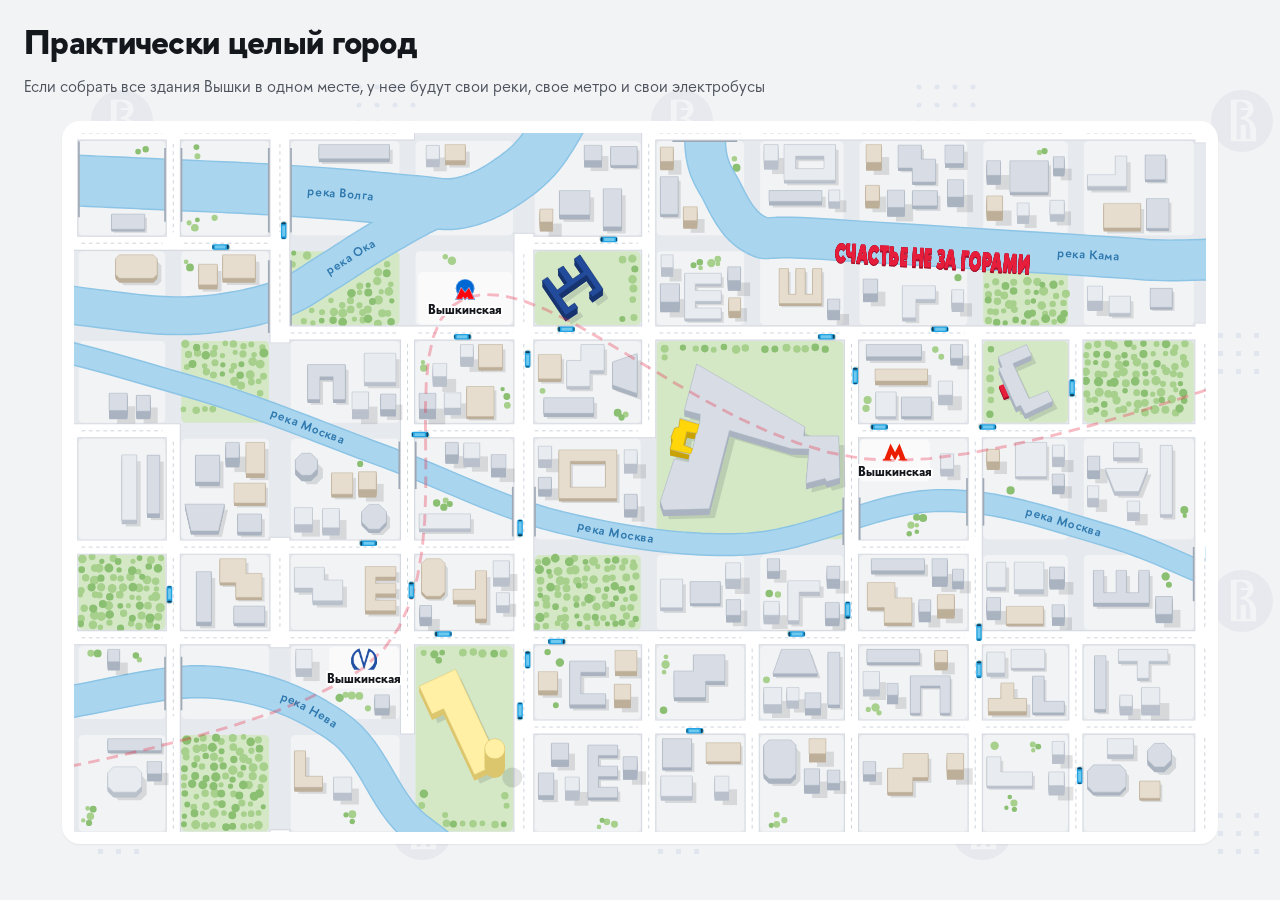
<file: city.html>
<!DOCTYPE html>
<html lang="ru">
<head>
<meta charset="utf-8" />
<meta name="viewport" content="width=device-width, initial-scale=1" />
<title>Город Вышка — черновик</title>
<link rel="stylesheet" href="styles/fonts.css" />
<link rel="stylesheet" href="styles/tokens.css" />
<link rel="stylesheet" href="styles/layout.css" />
<style>
  /* Local preview of one module: a single screen-tall section, no stepper. */
  .viz-section { height: 100vh; }
  @media (max-width: 860px) { .viz-section { height: auto; } }
</style>
</head>
<body>
<main>
  <section class="viz-section">
    <div class="viz-container">
      <div class="viz-header">
        <h2 data-el="title"></h2>
        <p data-el="subtitle"></p>
      </div>
      <div class="viz-body"></div>
    </div>
  </section>
</main>

<script type="module">
  import * as town from './viz/town.js';

  const section = document.querySelector('.viz-section');
  section.id = town.meta.id;
  section.querySelector('[data-el="title"]').innerHTML = town.meta.title;
  section.querySelector('[data-el="subtitle"]').innerHTML = town.meta.subtitle;
  // Черновик: ?seed=1993 — посмотреть другую раскладку того же города.
  const seed = Number(new URLSearchParams(location.search).get('seed')) || undefined;
  town.init(section.querySelector('.viz-body'), seed);
</script>
</body>
</html>
</file>
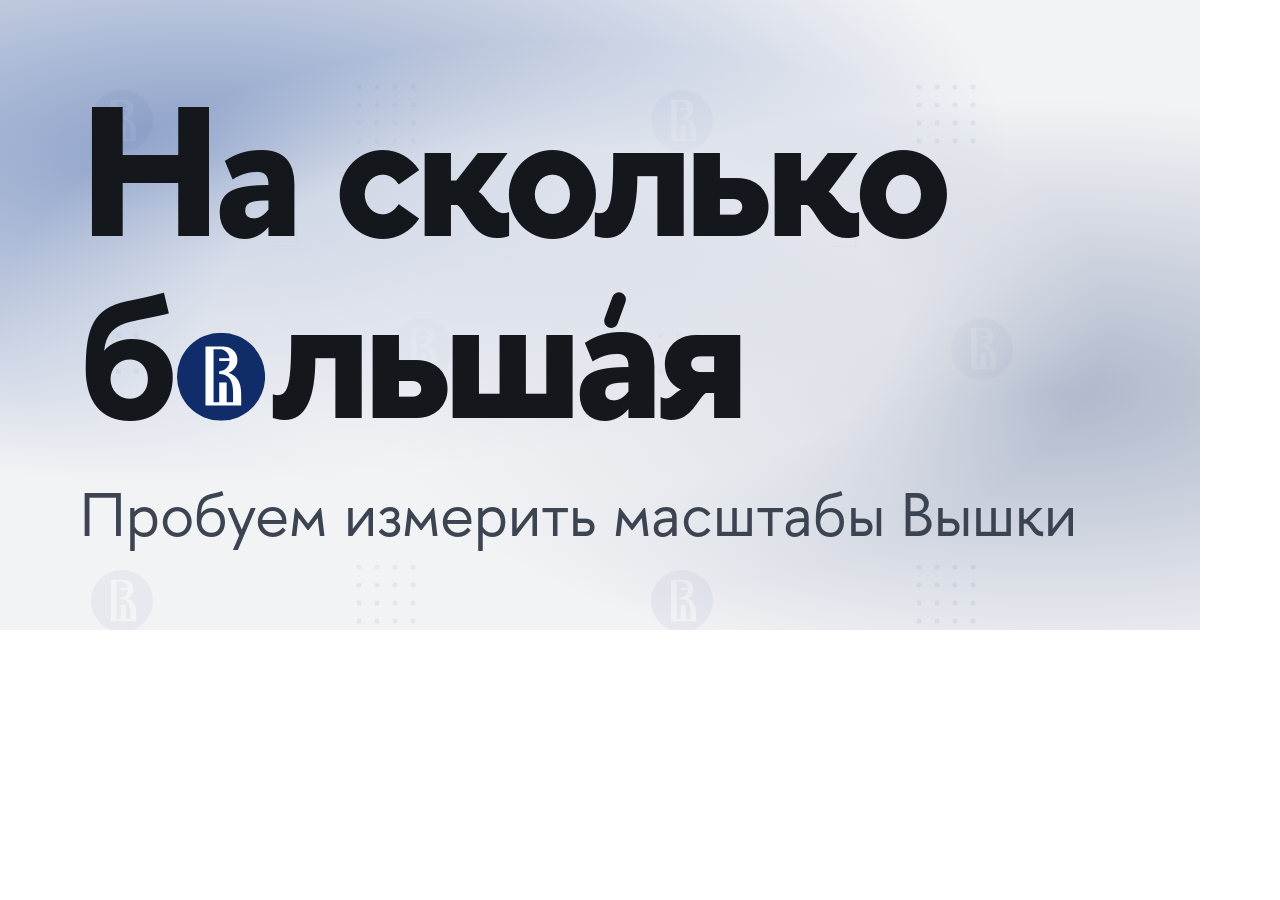
<file: tools/og-card.html>
<!DOCTYPE html>
<html lang="ru">
<head>
<meta charset="utf-8" />
<title>Карточка превью</title>
<!-- Карточка превью ссылки, 1200 на 630: уменьшенная обложка страницы.
     Это не часть страницы — ее снимают в assets/og-card-cover-2.jpg
     (tools/build-og-card.py), а страница ссылается на снимок только из
     метаданных в <head>. Браузер читателя ее не грузит.

     Собрана из обложки: тот же фон — фирменный рисунок и свечение, тот же
     заголовок со знаком Вышки вместо «о» и ударением, тот же подзаголовок
     под ним, по левому краю. Иллюстраций нет: карточка — обложка, а не
     история.

     Кегли подобраны под миниатюру: в мессенджере карточка бывает шириной
     около 320 пикселей, вчетверо меньше, и подзаголовок в 62px там — 16px,
     читаемый текст. Поля: все важное не ближе 72px к краю — мессенджеры
     скругляют углы и иногда подрезают карточку. -->
<link rel="stylesheet" href="../styles/fonts.css" />
<link rel="stylesheet" href="../styles/tokens.css" />
<style>
  html, body { margin: 0; }
  body {
    width: 1200px;
    height: 630px;
    overflow: hidden;
    font-family: 'HSE Sans', -apple-system, Helvetica, sans-serif;
    -webkit-font-smoothing: antialiased;
    color: var(--text);
  }

  /* Фон страницы как есть: рисунок в своих пропорциях (560 на 480), под
     вуалью --bg-veil — так же, как на сайте (styles/layout.css, body). */
  .card {
    position: relative;
    width: 1200px;
    height: 630px;
    overflow: hidden;
    background:
      linear-gradient(var(--bg-veil), var(--bg-veil)),
      var(--bg) url('../assets/hse-sign-pattern.svg') repeat;
    background-size: auto, 560px 480px;
  }

  /* Под текстом рисунок тише, как под подзаголовком обложки (--bg-hush), —
     мягко и без края: к свободным краям карточки он остается таким же, как
     на сайте. */
  .hush {
    position: absolute;
    left: 0;
    top: 40px;
    width: 1110px;
    height: 560px;
    background: radial-gradient(closest-side, var(--bg-hush) 62%, transparent);
  }

  /* Свечение обложки (.page-header::before). */
  .card::before {
    content: "";
    position: absolute;
    inset: 0;
    background:
      radial-gradient(110% 85% at 16% 24%, var(--header-glow), transparent 62%),
      radial-gradient(85% 70% at 88% 62%, var(--header-glow-soft), transparent 66%);
  }

  .text {
    position: absolute;
    left: 80px;
    top: 50%;
    transform: translateY(-50%);
    display: flex;
    flex-direction: column;
    gap: 34px;
  }

  /* Заголовок обложки: 700, межбуквенный −0,04em, интерлиньяж 0,98. */
  .title {
    margin: 0;
    font-size: 184px;
    font-weight: 700;
    line-height: 0.98;
    letter-spacing: -0.04em;
  }
  .title .line { display: block; }

  /* Знак вместо «о» и ударение — как на обложке (styles/layout.css). */
  .hse-o {
    width: 0.479em;
    height: 0.479em;
    margin: 0 0.031em;
    vertical-align: -0.014em;
  }
  .hse-o-disc { fill: var(--hse-blue); }
  .hse-o-mark { fill: #FFFFFF; }
  .stressed { position: relative; display: inline-block; line-height: 1; }
  .stressed i {
    position: absolute;
    left: 50%;
    bottom: 0.62em;
    width: 0.075em;
    height: 0.2em;
    border-radius: 0.04em;
    background: currentColor;
    transform: translateX(-50%) rotate(20deg);
  }

  /* Подзаголовок обложки: обычное начертание, цвет --text-lead. */
  .sub {
    margin: 0;
    font-size: 62px;
    font-weight: 400;
    line-height: 1.2;
    color: var(--text-lead);
  }
</style>
</head>
<body>
<div class="card">
  <div class="hush"></div>
  <div class="text">
    <h1 class="title">
      <span class="line">На сколько</span>
      <span class="line">б<svg class="hse-o" viewBox="0 0 283.47 283.47" aria-hidden="true"><circle class="hse-o-disc" cx="141.73" cy="141.74" r="141.73"/><path class="hse-o-mark" d="M135.6,133.32c32.26,0,44.81,21.45,44.81,60.69v29.51h-20.69v-63.35h-23.9v63.42h-18.28V53.65h18.78c7.03,0,17.71,1.58,25.25,10.95c3.93,4.73,6.34,11.04,7.19,17.38h-32.94v9.35h33.23c-0.27,6.04-1.49,12.8-7.42,19.97c-5.2,6.51-13.76,12.56-25.83,12.56c-0.06,0-0.13,0-0.2,0V133.32 M206.41,197.55c0-34.86-11.26-58.29-40.45-68.6c9.21-3.77,14.82-9.58,18.49-13.99c7.01-8.06,9.88-17.96,9.88-27.31c0-7.56-2.08-22.65-15.35-33.04c-9.1-7.04-17.16-10.43-36.43-10.43h-9.75c-0.3-0.01-0.6-0.01-0.96-0.01H91.65v189.79h114.76V197.55z"/></svg>льш<span class="stressed">а<i></i></span>я</span>
    </h1>
    <p class="sub">Пробуем измерить масштабы Вышки</p>
  </div>
</div>
</body>
</html>
</file>
<file: styles/fonts.css>
/* HSE Sans, served from assets/fonts — no external font CDN.
   The browser downloads only the weights the page actually uses.
   The faces are woff2: the same outlines the university ships as .otf,
   compressed for the web — less than half the bytes, and every browser
   that can run this page reads them.
   Note: the family has no Medium (500); font-weight: 500 falls back to
   Regular, so prefer 400 / 600 / 700 in styles. */

@font-face {
  font-family: 'HSE Sans';
  src: url('../assets/fonts/HSESans-Thin.woff2') format('woff2');
  font-weight: 100;
  font-style: normal;
  font-display: swap;
}

@font-face {
  font-family: 'HSE Sans';
  src: url('../assets/fonts/HSESans-Regular.woff2') format('woff2');
  font-weight: 400;
  font-style: normal;
  font-display: swap;
}

@font-face {
  font-family: 'HSE Sans';
  src: url('../assets/fonts/HSESans-Italic.woff2') format('woff2');
  font-weight: 400;
  font-style: italic;
  font-display: swap;
}

@font-face {
  font-family: 'HSE Sans';
  src: url('../assets/fonts/HSESans-SemiBold.woff2') format('woff2');
  font-weight: 600;
  font-style: normal;
  font-display: swap;
}

@font-face {
  font-family: 'HSE Sans';
  src: url('../assets/fonts/HSESans-Bold.woff2') format('woff2');
  font-weight: 700;
  font-style: normal;
  font-display: swap;
}

@font-face {
  font-family: 'HSE Sans';
  src: url('../assets/fonts/HSESans-Black.woff2') format('woff2');
  font-weight: 900;
  font-style: normal;
  font-display: swap;
}
</file>
<file: styles/tokens.css>
/* Design tokens — the single source of colour, shadow and type for the whole page.
   Never hard-code these values in a visualisation; add a token here instead. */

:root {
  /* Surfaces */
  --bg: #F2F3F5;
  --card: #FFFFFF;
  /* Тот же фон, взятый долей. Лежит поверх фирменного рисунка на полях и гасит
     его: на экране остается 0,6 рисунка — четверть сняли сразу, потом он стал
     тише еще на пятую часть. Прозрачность внутри SVG при этом остается какой
     была, а opacity к странице не применишь — она утащила бы за собой и
     текст, и визуализации. */
  --bg-veil: rgba(242, 243, 245, 0.4);
  /* Еще одна доля того же фона — только под подзаголовком обложки: рисунок
     там тише вдвое с лишним, чтобы строку не перебивали знаки за ней. */
  --bg-hush: rgba(242, 243, 245, 0.6);

  /* Text */
  /* Four steps down from the title, and every one of them readable: measured
     against the page background, the palest of them is at 4.6 to 1 where the
     standard asks for 4.5. They used to be set by eye, and the two quiet ones
     came out at 4.35 and 2.34 — close enough to look right to whoever picked
     them on a good screen, and not close enough for anybody else. */
  --text: #14171C;          /* 16.0 : 1 */
  --text-lead: #3D4451;     /* 8.8 — the opening paragraph, a step below the title */
  --text-secondary: #4E535D;/* 7.0 */
  --text-caption: #6A6E76;  /* 4.6 */
  --text-faded: #C3C9D3;    /* type that has stepped back but is still there */
  --link: #2A55D6;
  --link-hover: #1B3EA8;

  /* Controls */
  --check-inactive-label: #6A6E75;   /* 4.6 : 1 — a switch says which side it is on
                                        by the knob, not by hiding the other word */
  --check-active: #4A505B;
  --check-inactive-border: #C4C9D2;
  --btn-border: #DDE0E6;
  --btn-border-hover: #B9BEC7;
  --toggle-off: #D6D9DF;
  --toggle-on: #34C759;     /* neutral "on" for switches that carry no colour */

  /* Плашки с чекбоксом (уровни образования в «Учиться…»). Контраст на белом
     и на --bg: текст включенной 11.2 : 1, рамки и квадратик не ниже 3 : 1. */
  --choice-on-bg: #E6EDFA;
  --choice-on-hover-bg: #DCE5F7;
  --choice-on-border: var(--brand-blue);
  --choice-on-text: var(--hse-blue);
  --choice-off-bg: var(--card);
  --choice-off-hover-bg: #F5F8FD;
  --choice-off-border: #808A9E;      /* 3.5 : 1 к белому, 3.1 : 1 к --bg */
  --choice-off-hover-border: #66718A;
  --choice-box-off: #6B7589;         /* 4.6 : 1 */
  --choice-box-on: var(--brand-blue);

  /* Neutral fills used inside canvases */
  --empty: #D3D7DE;
  --shell: #E7E9ED;
  --exit: #CBD0D8;
  --legend-swatch: #C7CCD4;

  /* Accents */
  --lyceum: #FFD400;
  --pitch: #8CC63F;
  --hse-blue: #102D69;      /* corporate blue of the university */
  --hse-blue-deep: #0A1F4C; /* the same blue pressed down: hover on a filled button */

  /* The students as a whole, and the students from abroad among them, wherever
     the page picks them out in one go: the stadium under the question about
     countries, and the words of that question. */
  --students: var(--brand-blue);
  --foreign: var(--brand-red);

  /* Corporate palette of the university, as in the brand book. The primary
     pair is the navy and the blue, backed by the three greys; the six bright
     ones are accents only — never more than a quarter of a drawing. Used by
     the profession icons in assets/professions. */
  --brand-navy: #0F2D69;
  --brand-blue: #234B9B;
  --brand-grey: #929292;
  --brand-grey-mid: #C6C6C6;
  --brand-grey-light: #E6E6E6;
  --brand-cyan: #0FA0D7;
  --brand-green: #009B64;
  --brand-orange: #EB691E;
  --brand-violet: #7D50B9;
  --brand-red: #E61E3C;
  --brand-yellow: #FAB900;

  /* The flash of the satellite's camera — the curtain at the other end of the
     story, from the last picture from orbit into the finale. */
  --flash: #FFFFFF;

  /* Metro track (canvas) */
  --metro-rail: #C9CFD8;
  --metro-sleeper: #DCE0E6;
  --metro-car-stripe: rgba(255, 255, 255, 0.5);
  --metro-gangway: #8B929C;   /* the bellows between two cars of one train */
  --metro-beam: rgba(255, 214, 102, 0.85);   /* headlights on the bed, fading out */

  /* Electric buses and the road they drive on (canvas) */
  --bus-wheel: #2A2E35;

  /* The electric bus of the legend, after assets/electrobus.jpeg */
  --ebus-body: #22A3E2;
  --ebus-arrow: #C4CAD3;
  --ebus-wave: #6FC8EE;
  --ebus-glass: #143B54;
  --ebus-hub: #B7C0CC;
  --ebus-light: #FFE08A;
  --ebus-stop: #E4573D;
  --sign-blue: #1668E0;      /* road sign 5.23.1, the name of a place */
  --sign-edge: #1A1D22;
  --road-fill: #F1F3F6;
  --road-edge: #AEB6C2;
  --road-line: #C2C9D3;
  --metro-tunnel: #464C56;

  /* Historical illustrations (inline SVG in the studies section) */
  --ill-ink: #3C4451;
  --ill-stone: #C3CAD4;
  --ill-light: #E6EAF0;
  --ill-gold: #E2A93A;
  --ill-red: #D2493F;
  --ill-blue: #3E7BC4;
  --ill-warm: #D9BE92;
  --ill-green: #5C9E72;

  /* City map (canvas, viz/town.js — a draft, not on the page yet) */
  --city-land: #E6E9ED;
  --city-block: #F1F3F5;
  --city-park: #D4E8C6;
  --city-tree: #A6D08C;
  --city-tree-dark: #8BBF72;
  --city-road: #FFFFFF;
  --city-road-edge: #D3D8DF;
  --city-road-dash: #C3CAD4;  /* the dashed line down the middle of a street */
  --city-bridge: #9FA8B5;
  --city-water: #A9D5EF;
  --city-water-edge: #8CC4E5;
  --city-water-label: #2F79AE;
  --city-plaza: #FAFAFB;
  --city-metro-line: rgba(230, 30, 60, 0.3);
  --city-roof-cool: #D8DDE5;
  --city-wall-cool: #AAB3C0;
  --city-roof-light: #E8EBF0;
  --city-wall-light: #BAC1CC;
  --city-roof-warm: #E6DDCE;
  --city-wall-warm: #BDAF99;
  /* «Канатный цех» by the Neva, the one building in light yellow. */
  --city-roof-rope: #FFF0A6;
  --city-wall-rope: #DCC66E;
  /* Building 11с1 of Покровский бульвар, 11, by the Moskva, in yellow. */
  --city-roof-yellow: #FFD60A;
  --city-wall-yellow: #C9A200;
  /* The campus in Nizhny Novgorod by the Volga, in the middle blue of the
     brand book, with walls a shade darker. */
  --city-roof-nn: var(--brand-blue);
  --city-wall-nn: #17346F;
  /* The red porch of the campus building in Perm by the Kama. */
  --city-roof-porch: var(--brand-red);
  --city-wall-porch: #A3122B;
  --city-shadow: rgba(20, 23, 28, 0.12);
  --city-halo: rgba(255, 255, 255, 0.94);
  /* «Счастье не за горами» on the bank of the Kama, after assets/happiness.jpeg,
     in the red of the brand book: the face of the letters and their dark edge. */
  --city-slogan: var(--brand-red);
  --city-slogan-side: #A3122B;

  /* Five-storey block icon (canvas) */
  --house-wall: #E0D2BA;
  --house-roof: #8B929C;
  --house-window: #5C82A6;
  --house-door: #6B5B48;
  --house-window-lit: #FFC85C;

  /* The satellites (canvas), and the one dark card on the page. The night
     sky the globe hangs in, the stars in it, the globe itself — ocean, land,
     ice and the rim of air around it — the orbits, the cubesats on them and
     the flash of one burning up in the atmosphere. */
  --space-sky: #0C1B33;
  --space-sky-edge: #060E1E;
  --space-star: #DCE6F7;
  --space-ocean: #1E4D94;
  --space-land: #2E8A63;
  --space-ice: #E3ECF7;
  --space-air: rgba(96, 170, 255, 0.5);
  --space-orbit: rgba(226, 236, 250, 0.6);
  --space-orbit-back: rgba(226, 236, 250, 0.16);
  --space-sat: #EEF3FB;
  --space-sat-panel: #2F7BD8;
  --space-label: rgba(226, 235, 248, 0.78);
  --space-burn: #FF8A3D;

  /* Opening screen: two soft blooms of the corporate blue over the page
     background, so the first screen has depth instead of a flat fill. */
  --header-glow: rgba(35, 75, 155, 0.5);
  --header-glow-soft: rgba(16, 45, 105, 0.3);

  /* The reading hint floats over whatever is on the screen at the time —
     including the one dark card on the page, where a thinner veil would leave
     its words to be read against the night sky. */
  --hint-veil: rgba(255, 255, 255, 0.86);

  /* Elevation */
  --card-shadow: 0 1px 2px rgba(16, 24, 40, 0.06);
  --knob-shadow: 0 2px 5px rgba(16, 24, 40, 0.28);

  /* Radii */
  --r-card: 14px;
  --r-canvas-card: 18px;
  --r-btn: 9px;
}
</file>
<file: styles/layout.css>
/* Shared page shell and UI components.
   Everything here is used by more than one visualisation — keep it generic.
   Anything specific to a single visualisation belongs in its own module. */

* { box-sizing: border-box; }

html, body {
  margin: 0;
}

/* Text scale for the whole page. Every font-size is in rem, so this single
   number resizes all type at once — HSE Sans has a smaller x-height than the
   previous font and needed a nudge up. 100% = 16px. */
html {
  font-size: 108%;
  /* Кегль на странице назначаем мы, а не айфон. Safari на телефоне умеет
     раздувать текст сам: он смотрит на ширину коробки, в которой текст стоит,
     и если она заметно шире окна, прибавляет кегля — помощь страницам,
     которые про телефон не знают.

     Эта знает, и помощь ей во вред. Коробок шире окна здесь две, и обе
     нарочно: карточка следующего раздела ждет за правым краем, а у сжатого
     переходного экрана коробка расширена ровно на долю сжатия. Прибавка в
     такой коробке — это прибавка, которой не было, когда каркас мерил
     строку: он меряет в одной ширине, а рисует в другой, и ровно из-за
     такого расхождения заголовок уезжал за край. */
  -webkit-text-size-adjust: 100%;
  text-size-adjust: 100%;
}

/* Фирменный рисунок на полях. Один фон на всю страницу, а не свой у каждой
   секции: повторение не начинается заново на стыках, и разделы читаются
   одним полотном. Прозрачность задана внутри самого файла, а поверх лежит
   --bg-veil — тот же цвет страницы долей, которой рисунок приглушен: на экране
   остается три пятых его. Сам SVG при этом не тронут, и степень приглушения
   правится одним числом в токенах. Цвет стоит в последнем слое: в сокращенной записи фона
   он только там и разрешен.

   Модуль кладется в своих пропорциях (560 на 480) и повторяется. Ни cover,
   ни fixed: от первого рисунок растянулся бы на страницу одной картинкой и
   менял бы масштаб вместе с ее длиной, от второго — ездил бы относительно
   содержимого и на телефоне прыгал бы вместе с панелью браузера. */
body {
  background:
    linear-gradient(var(--bg-veil), var(--bg-veil)),
    var(--bg) url('../assets/hse-sign-pattern.svg') repeat;
  background-size: auto, 560px 480px;
  color: var(--text);
  font-family: 'HSE Sans', -apple-system, Helvetica, sans-serif;
  -webkit-font-smoothing: antialiased;
}

a { color: var(--link); text-decoration: none; }

/* Наведение — только там, где есть чем наводить. Курсор уходит с элемента
   сам, палец — нет: на тач-экране обе системы оставляют последнее касание
   наведенным, пока читатель не тронет что-то другое. Полоска разделов от
   этого стояла раздутой до конца чтения, нажатый раздел — подсвеченным, а
   счет внизу так и не возвращался. Поэтому каждое правило наведения на
   странице стоит под этим вопросом; нажатие на телефоне показывает себя
   через :active (см. «Отклик на нажатие» ниже). Фокуса это не касается — им
   ходят с клавиатуры, и он нужен всем. */
@media (hover: hover) {
  a:hover { color: var(--link-hover); }
}

button { font-family: inherit; }

/* ---------- Reading progress ---------- */

/* One slot per block of the story: the reader sees how many there are, which
   one they are in and how far through it — a single line would only say
   «somewhere in the middle». The empty slots are barely there. */
.page-progress {
  position: fixed;
  top: 0;
  left: 0;
  width: 100%;
  height: 4px;
  display: flex;
  gap: 3px;
  z-index: 50;
  /* It grows a little under the cursor: four pixels is enough to read but not
     to aim at, and the slots are what the reader goes back through. */
  transition: height 160ms ease;
}

@media (hover: hover) {
  .page-progress:hover {
    height: 9px;
  }
}

/* The empty slots have to be readable against the page, or the bar says
   nothing until the first block is behind the reader. */
.page-progress-slot {
  position: relative;
  flex: 1;
  padding: 0;
  border: 0;
  border-radius: 0;
  background: var(--empty);
  cursor: pointer;
  /* The bar is four pixels tall; the place to click is twenty. */
  outline-offset: 3px;
}

.page-progress-slot::after {
  content: "";
  position: absolute;
  top: -8px;
  right: 0;
  bottom: -8px;
  left: 0;
}

/* The beats of the block being read, cut into the slot as narrow gaps: the
   fill then arrives one step at a time and says how many are left. Only the
   slot the reader is in has them — see mountProgress in lib/page.js, which
   sets --steps and --steps-on. Two pixels wider than the slot on the right, so
   the last gap falls into the space between slots instead of trimming the
   edge. Over the fill, hence the z-index. */
.page-progress-slot::before {
  content: "";
  position: absolute;
  top: 0;
  right: -2px;
  bottom: 0;
  left: 0;
  z-index: 1;
  opacity: var(--steps-on, 0);
  background-image: repeating-linear-gradient(to right,
    transparent 0 calc(100% / var(--steps, 1) - 2px),
    var(--bg) calc(100% / var(--steps, 1) - 2px) calc(100% / var(--steps, 1)));
  transition: opacity 200ms ease;
  pointer-events: none;
}

/* The title screen at the head of the bar: a slot of its own, narrow because
   it is one screen rather than a block of the story. */
.page-progress-home {
  flex: none;
  width: 22px;
}

/* Only the slot of the title screen is ever switched off, and only while the
   reader is standing on it: every block can be gone to from the start. */
.page-progress-slot:disabled {
  cursor: default;
}

@media (hover: hover) {
  .page-progress-slot:enabled:hover {
    background: var(--toggle-off);
  }
}

/* The figure a block ends on, on its way into the next block's lead-in — see
   handoff() in lib/stepper.js. Pinned to the corner and moved by transform
   only, so it never takes part in the layout of the page it flies over. */
.page-handoff {
  position: fixed;
  top: 0;
  left: 0;
  z-index: 40;
  line-height: normal;
  white-space: nowrap;
  font-variant-numeric: tabular-nums;
  transform-origin: 0 0;
  will-change: transform;
  pointer-events: none;
}

/* The picture a block hands over, on its way to the whole screen of the next
   one — see carry() in lib/stepper.js. Placed and sized from JS and moved by
   transform only; under the lead-in it is heading for and under the figure
   flying with it, over everything else. */
.page-carry {
  position: fixed;
  z-index: 38;
  transform-origin: 0 0;
  will-change: transform, opacity;
  pointer-events: none;
}

/* The flash of the camera on the satellite, between the last picture from orbit
   and the block after it — see flashCurtain() in lib/stepper.js. Plain light
   over everything, the bar included; its strength is set from JS. */
.page-flash {
  position: fixed;
  top: 0;
  left: 0;
  width: 100%;
  height: 100%;
  z-index: 60;
  background: var(--flash);
  opacity: 0;
  pointer-events: none;
}

/* What each block is called, written under its own slot. They come up together
   while the pointer is anywhere over the bar — one look instead of seven — and
   the one under the cursor darkens and shows its whole name over its
   neighbours. Blocks nobody has opened keep quiet: the page does not say what
   is coming. */
.page-progress-name {
  position: absolute;
  top: calc(100% + 8px);
  left: 50%;
  max-width: 94%;
  padding: 4px 9px;
  border-radius: 999px;
  /* Centred under the slot; the one pointed at is moved along to stay on the
     screen — see fit() in mountProgress. */
  transform: translateX(calc(-50% + var(--name-shift, 0px)));
  color: var(--text-caption);
  font-size: 0.75rem;
  font-weight: 500;
  line-height: 1;
  white-space: nowrap;
  overflow: hidden;
  text-overflow: ellipsis;
  opacity: 0;
  transition: opacity 160ms ease, color 160ms ease;
  pointer-events: none;
}

/* Имена разделов на тач-экране не показываются вовсе (см. hover: none ниже),
   так что наводить тут не на что в прямом смысле. */
@media (hover: hover) {
  .page-progress:hover .page-progress-slot:enabled .page-progress-name {
    opacity: 1;
  }

  .page-progress-slot:enabled:hover .page-progress-name {
    z-index: 2;
    max-width: none;
    overflow: visible;
    background: var(--hint-veil);
    -webkit-backdrop-filter: blur(8px);
    backdrop-filter: blur(8px);
    color: var(--text);
  }

  /* The title screen speaks only when pointed at: its name is wider than the
     slot it belongs to, and would show as a stray letter otherwise. */
  .page-progress:hover .page-progress-home:enabled .page-progress-name {
    opacity: 0;
  }

  .page-progress .page-progress-home:enabled:hover .page-progress-name {
    opacity: 1;
  }
}

/* Where the reader is, in words. Comes up as a block starts, goes once they
   are into it, and comes back whenever the bar is pointed at. */
/* Where the reader is, in words — set under the slot it is about, not off in
   the corner: the number and the place it names should be one thing to look
   at. It stands in the same row as the names, because everything below that
   belongs to the block, and a lead-in screen that parks at the top of the
   section comes right up to it. --count-x is the middle of the current slot,
   put there from JS. */
.page-progress-count {
  position: fixed;
  top: 12px;
  left: var(--count-x, 50%);
  transform: translateX(-50%);
  z-index: 50;
  padding: 5px 11px;
  border-radius: 999px;
  background: var(--hint-veil);
  -webkit-backdrop-filter: blur(8px);
  backdrop-filter: blur(8px);
  color: var(--text-secondary);
  font-size: 0.875rem;
  line-height: 1;
  white-space: nowrap;
  opacity: 0;
  transition: opacity 260ms ease, left 260ms ease;
  pointer-events: none;
}

.page-progress-count.is-here {
  opacity: 1;
}

/* Pointing at the bar brings up the names, which stand in the same row and say
   more than the count does — so the count steps aside for them. */
/* Счет уступает место именам, а не касанию: на телефоне имен нет, и
   засчитанное за наведение касание полоски просто уносило счет насовсем. */
@media (hover: hover) {
  .page-progress:hover ~ .page-progress-count {
    opacity: 0;
  }
}

/* Nothing to point at on a touch screen. */
@media (hover: none) {
  .page-progress-name { display: none; }
}

/* On a phone the strip carries the name of the block as well as its number,
   and a name can be longer than the screen. It keeps to one line and gives up
   its tail rather than pushing itself off the edge. */
@media (max-width: 860px) {
  .page-progress-count {
    /* On a wide screen it stands under the slot of the bar it is about. Here
       there is no room to move: it goes to the right corner, where the top
       line of a block runs out, instead of across the middle of that line. */
    left: auto;
    right: 12px;
    transform: none;
    max-width: calc(100vw - 32px);
    overflow: hidden;
    text-overflow: ellipsis;
    /* Over the page it is a veil; here it stands over the top line of the
       pinned picture, and a veil over type is two things read at once. */
    background: var(--card);
    box-shadow: var(--card-shadow);
    color: var(--text);
  }
}

/* Pinned to the slot rather than given height: 100% — inside a stretched flex
   item WebKit reads a percentage height as nothing, and the fill disappears. */
.page-progress-slot i {
  position: absolute;
  top: 0;
  right: 0;
  bottom: 0;
  left: 0;
  background: var(--hse-blue);
  transform: scaleX(0);
  transform-origin: 0 50%;
  transition: transform 620ms cubic-bezier(0.215, 0.61, 0.355, 1);
}

@media (prefers-reduced-motion: reduce) {
  .page-progress-slot i { transition: none; }
}

/* ---------- Page header ---------- */

/* The opening screen belongs to the title alone — the first section starts
   only once the reader scrolls past it. */
.page-header {
  position: relative;
  min-height: 100dvh;
  padding: 24px;
  /* Приглушение рисунка под подзаголовком выходит за колонку текста в
     стороны (см. .page-header-text::before), и там, где колонка доходит до
     края окна, оно вылезало бы за экран: страница становилась шире окна, а
     телефон отвечал на это, раздвигая раскладку. По вертикали не режем
     ничего — слова заголовка въезжают снизу. */
  overflow-x: clip;
  display: flex;
  align-items: center;
  justify-content: center;
}

/* Light behind the title: a bloom up where the heading is and a fainter one in
   the far corner, both fading out well before the edges — the screen has depth,
   and the story below still starts on the plain page background. */
.page-header::before {
  content: "";
  position: absolute;
  inset: 0;
  /* The last layer is listed first, so it lies on top: the page background
     itself, coming up from nothing to solid at the foot of the screen. Without
     it the blooms are cut off by the edge of the header and the join with the
     first section reads as a seam. */
  background:
    linear-gradient(to bottom, transparent 48%, var(--bg) 97%),
    radial-gradient(110% 85% at 16% 24%, var(--header-glow), transparent 62%),
    radial-gradient(85% 70% at 88% 62%, var(--header-glow-soft), transparent 66%);
  pointer-events: none;
}

.page-header-inner {
  position: relative;
  flex: 1;
  max-width: 1320px;
  display: flex;
  flex-direction: column;
  gap: 40px;
}

.page-header h1 {
  margin: 0;
  font-size: clamp(3.25rem, 9.6vw, 8.5rem);
  font-weight: 700;
  line-height: 0.98;
  letter-spacing: -0.04em;
  text-wrap: balance;
}

/* The title puts itself together when the page opens: the words rise one after
   another, and the mark drops into the slot of the «о» once they have landed —
   the slot is held open for it, so nothing shifts. */
.page-header h1 .title-word {
  display: inline-block;
  animation: rise-in 620ms cubic-bezier(0.215, 0.61, 0.355, 1) backwards;
}

.page-header h1 .title-word:nth-of-type(1) { animation-delay: 120ms; }
.page-header h1 .title-word:nth-of-type(2) { animation-delay: 240ms; }
.page-header h1 .title-word:nth-of-type(3) { animation-delay: 360ms; }

@keyframes rise-in {
  from { opacity: 0; transform: translateY(0.26em); }
}

/* HSE mark standing in for the "о" in «большая».
   Sized from the real glyph: 0.479em wide, sitting 0.014em below the
   baseline, with the same side bearings — so it occupies the letter's slot. */
.hse-o {
  width: 0.479em;
  height: 0.479em;
  margin: 0 0.031em;
  vertical-align: -0.014em;
  transform-origin: 50% 50%;
  animation: hse-o-land 620ms cubic-bezier(0.215, 0.61, 0.355, 1) 620ms backwards;
  /* Following the cursor, the mark trails it slightly instead of snapping. */
  transition: transform 160ms ease-out;
}

@keyframes hse-o-land {
  from { opacity: 0; transform: scale(0.3) rotate(-140deg); }
}

/* The mark is also the way to the university itself. A logo that leads to the
   home page needs no caption, and the letter is already the one thing on the
   screen that answers the cursor — this is what that movement was promising.
   Inline, with no width of its own, so the letter keeps its place in the word;
   the padding is vertical only, which makes the mark easier to hit with a
   finger without moving anything. */
.hse-o-link {
  padding: 0.08em 0;
  cursor: pointer;
}

.hse-o-link:focus-visible {
  outline: 2px solid var(--link);
  outline-offset: 4px;
  border-radius: 0.1em;
}

.hse-o-disc {
  fill: var(--hse-blue);
  transition: fill 160ms ease;
}

/* Фокус остается всем — им ходят с клавиатуры; наведение только мыши. */
.hse-o-link:focus-visible .hse-o-disc {
  fill: var(--brand-blue);
}

@media (hover: hover) {
  .hse-o-link:hover .hse-o-disc {
    fill: var(--brand-blue);
  }
}

.hse-o-mark { fill: #FFFFFF; }

/* Stress mark. HSE Sans has no combining acute, so a combining character makes
   the browser render the whole cluster — the letter included — in a fallback
   font, and the letter changes shape. Instead the letter stays untouched and
   the stroke is drawn above it. */
.stressed {
  position: relative;
  display: inline-block;
  line-height: 1;
}

.stressed i {
  position: absolute;
  left: 50%;
  bottom: 0.62em;
  width: 0.075em;
  height: 0.2em;
  border-radius: 0.04em;
  background: currentColor;
  transform: translateX(-50%) rotate(20deg);
  /* Falls in last, once the word it belongs to and the mark have landed. */
  animation: stress-drop 480ms cubic-bezier(0.55, 0, 0.35, 1) 1180ms backwards;
}

@keyframes stress-drop {
  from { opacity: 0; transform: translate(-50%, -1.1em) rotate(20deg); }
  70%  { opacity: 1; transform: translate(-50%, 0.035em) rotate(20deg); }
  to   { opacity: 1; transform: translateX(-50%) rotate(20deg); }
}

/* The letter the mark replaces: invisible, but still copied and read aloud. */
.sr-only {
  position: absolute;
  width: 1px;
  height: 1px;
  padding: 0;
  overflow: hidden;
  clip-path: inset(50%);
  white-space: nowrap;
}

/* Two paragraphs with a blank line between them — the gap is one line of the
   text itself, so it stays a blank line at any size.
   Line length is held to something readable: across the full width of the page
   the lines would run past a hundred characters. */
.page-header-text {
  position: relative;
  display: flex;
  flex-direction: column;
  max-width: 46rem;
  font-size: 1.625rem;
  gap: 1.3em;
}

/* Под подзаголовком фирменный рисунок тише: знаки за строкой спорили с ней.
   Не плашка — края у приглушения нет: оно сходит на нет за пределами колонки
   по обеим осям (фон тает сверху и снизу, маска — по бокам, на экране их
   произведение), так что у краев экрана рисунок такой же, как везде. Коробка
   — сама колонка текста, поэтому зона растет вместе с переносами строк.
   Ничего не размывается и не пересчитывается по кадрам: это два статичных
   градиента.

   Лежит под всем, что есть на обложке: z-index: -1 без своего контекста
   наложения у предков кладет его прямо над фоном страницы (то есть над
   рисунком), но под свечением шапки и под текстом. На телефоне рисунка нет
   вовсе, и слоя там тоже нет (см. ветку до 860px). */
.page-header-text::before {
  content: "";
  position: absolute;
  inset: -2em -3em;
  z-index: -1;
  pointer-events: none;
  background: linear-gradient(to bottom,
    transparent, var(--bg-hush) 2em, var(--bg-hush) calc(100% - 2em), transparent);
  -webkit-mask-image: linear-gradient(to right,
    transparent, #000 3em, #000 calc(100% - 3em), transparent);
  mask-image: linear-gradient(to right,
    transparent, #000 3em, #000 calc(100% - 3em), transparent);
}

.page-header p {
  margin: 0;
  font-weight: 400;
  line-height: 1.45;
  text-wrap: pretty;
  /* The text arrives after the title has put itself together. */
  animation: rise-in 620ms cubic-bezier(0.215, 0.61, 0.355, 1) backwards;
}

/* Three steps down from the title: what the university is, then the invitation.
   Sizes are relative to the block, so a narrow screen scales the whole ladder
   by changing one number. */
.page-header p:first-child {
  font-size: 1.08em;
  color: var(--text-lead);
  animation-delay: 700ms;
}

.page-header p + p {
  font-size: 0.86em;
  color: var(--text-secondary);
  animation-delay: 840ms;
}

/* Кнопка на обложке: единственный на странице элемент, залитый фирменным
   синим, — она тут одна, и искать ее глазами не нужно.

   Ширина по содержимому: колонка шапки тянет детей во всю ширину, и кнопка
   без этого растягивалась бы на полтора экрана.

   Отступ сверху меньше, чем шаг колонки: сорок пикселей между абзацем и
   кнопкой отрывали ее от текста, к которому она относится. Вычитаем до
   двадцати восьми — на телефоне шаг и так подходящий, там вычитать нечего. */
.btn.cover-start {
  align-self: flex-start;
  margin-top: -12px;
  display: inline-flex;
  align-items: center;
  gap: 9px;
  min-height: 50px;
  padding: 12px 24px;
  font-size: 1rem;
  font-weight: 500;
  color: var(--card);
  background: var(--hse-blue);
  border-color: var(--hse-blue);
  /* Приходит последней в той же лесенке, что заголовок и абзац: сначала
     читают, потом решают. Один раз, без пульсации и подпрыгивания. */
  animation: rise-in 620ms cubic-bezier(0.215, 0.61, 0.355, 1) backwards;
  animation-delay: 980ms;
}

.btn.cover-start svg {
  width: 18px;
  height: 18px;
  flex: none;
  transition: transform 160ms ease;
}

@media (hover: hover) {
  .btn.cover-start:hover {
    background: var(--hse-blue-deep);
    border-color: var(--hse-blue-deep);
    color: var(--card);
  }

  /* Стрелка показывает, куда поедет страница, — но только под курсором:
     на телефоне наведение не уходит, и она осталась бы сдвинутой навсегда. */
  .btn.cover-start:hover svg {
    transform: translateY(2px);
  }
}

.btn.cover-start:focus-visible {
  outline: 2px solid var(--hse-blue);
  outline-offset: 3px;
}

/* ---------- Scroll hint ---------- */

/* The strip at the foot of the screen the hint stands in, and that the blocks
   keep out of: how low it sits plus how tall it is plus a little air. Measured
   rather than guessed — the pill is one line of 0.9375rem with 6px of padding
   above and below, 29px in all. */
:root {
  --hint-room: 56px;
}

/* A line and a thin arrow at the foot of the opening screen. The page is read
   beat by beat, which no scrollbar tells the reader — so the hint says how to
   move, and the arrow under it drifts down and back. Both leave for good the
   moment the reader starts. */
/* One line and no more. The hint stands over whatever the reader is looking at
   — and on the dark card of the satellites that is the caption under the globe
   — so it takes as little of the screen as it can: the arrow is set beside the
   words rather than under them, and only one of the two lines is ever shown. */
.scroll-hint {
  position: fixed;
  /* Centred by margins rather than by half its own width: pinned at left: 50%
     it could only ever be as wide as the half of the screen to the right of
     that, and the longer line broke in two against a limit nobody set. */
  left: 0;
  right: 0;
  width: fit-content;
  max-width: calc(100% - 32px);
  margin: 0 auto;
  /* As low as it will go: the strip it stands in is taken away from every
     block (see --hint-room), so every pixel it climbs is a pixel off each
     drawing on the page. */
  bottom: 16px;
  z-index: 5;
  display: flex;
  flex-direction: row;
  align-items: center;
  gap: 8px;
  /* It can come back over a drawing, not only over the empty opening screen,
     so it carries its own light backing. */
  padding: 6px 14px;
  border-radius: 999px;
  background: var(--hint-veil);
  -webkit-backdrop-filter: blur(8px);   /* Safari reads the prefixed one */
  backdrop-filter: blur(8px);
  /* A step darker than a caption: the hint is small now, and it has to be
     read over the dark card of the satellites as well as over the page. */
  color: var(--text-secondary);
  opacity: 0;
  transform: translateY(8px);
  transition: opacity 420ms ease, transform 420ms ease;
  pointer-events: none;
}

/* «Смотреть сначала»: приходит, когда читатель вернулся по полоске в
   прочитанную главу и получил сразу ее итог. Стоит в той же нижней полосе,
   что и подсказка (--hint-room у секции уже вычтен), но у правого края —
   посреди экрана она закрывала бы собой «Листай». */
.page-replay {
  position: fixed;
  right: 16px;
  bottom: 16px;
  z-index: 6;
  /* Плавающая кнопка, а не часть блока: на телефоне блок внизу уже занят
     переключателями, и кнопка ложится на их угол. Поэтому она с тенью и на
     непрозрачной карточке — так читается как то, что лежит поверх, а не как
     поехавшая верстка. Уходит она с первым же ходом. */
  background: var(--card);
  box-shadow: 0 2px 10px rgba(16, 24, 40, 0.18);
}

.page-replay[hidden] {
  display: none;
}

/* Палец — не курсор: цель меньше 24 пикселей по стороне на телефоне не
   годится, см. конец файла. */
@media (max-width: 860px) {
  .page-replay {
    padding: 10px 16px;
    font-size: 0.875rem;
  }
}

/* Put there by lib/page.js when the reader has been still long enough. */
.scroll-hint.is-here {
  opacity: 0.85;
  transform: none;
}

.scroll-hint-text {
  font-size: 0.9375rem;
  line-height: 1;
}

/* Said only once there is a block behind the reader — and instead of the first
   line, not under it: by then «листай» has been answered by the reader
   themselves, and two lines of hint over a drawing are one too many. */
.scroll-hint-back {
  display: none;
  font-size: 0.875rem;
  line-height: 1;
}

/* Both of these name keys, and the second one names the bar at the top as a
   way to the sections. Neither is true everywhere.
   Where the page scrolls — a phone, a narrow window, «less movement» — the
   arrows and the space bar do what they do on any page, and the bar at the
   top is only a bar: below 860px it takes no clicks at all. So the page would
   have been telling a reader on a phone about keys that are not there and
   about navigation it had itself turned off.
   And a tablet wide enough to be read in beats has no keys either.
   So the words wait for both: a page read beat by beat, and something to
   press on. */
@media (hover: hover) {
  .is-stepped .scroll-hint-text .on-keys {
    display: inline;
  }

  .is-stepped .scroll-hint.has-way-back .scroll-hint-back {
    display: block;
  }

  .is-stepped .scroll-hint.has-way-back .scroll-hint-text {
    display: none;
  }
}

.scroll-hint-text .on-keys {
  display: none;
}

/* Beside the words, and the size of them: it says which way to go, it is not
   the point of the hint. Once the reader has a block behind them they know
   which way, and the arrow goes with the line it belonged to. */
.scroll-hint svg {
  display: block;
  width: 17px;
  height: 17px;
  animation: scroll-hint 2.8s ease-in-out infinite;
}

/* The arrow goes with the line it belonged to — and only where that line has
   something to replace it with, see above. */
@media (hover: hover) {
  .is-stepped .scroll-hint.has-way-back svg {
    display: none;
  }
}

@keyframes scroll-hint {
  0%, 100% { transform: translateY(0); }
  50% { transform: translateY(4px); }
}

@media (prefers-reduced-motion: reduce) {
  .scroll-hint svg { animation: none; }
  .page-header h1 .title-word,
  .page-header p,
  .stressed i,
  .hse-o { animation: none; }
}

/* ---------- Interlude ---------- */

/* The screen a section opens with: one figure and one line, holding the middle
   of the pinned container until the reader scrolls on. Then it slides out to
   the left while the title card of the section comes in from the right — the
   two live in the same container, so the swap is one movement, not a jump
   between screens. Driven by leadCard() in lib/page.js. */
/* `top` is set from JS to the top edge of the title card, so the two swap
   places without shifting vertically. */
/* Placed against the container, which is already inside the padding of the
   section — so it takes its edges, and the lead-in lines up with the heading
   that follows it. */
.viz-lead {
  position: absolute;
  left: 0;
  right: 0;
  display: flex;
  flex-direction: column;
  /* The card is scaled up as a whole, so its 14px gap reads as 14 × k. The
     lead-in is not scaled, so it takes that gap already multiplied — and the
     two subtitles end up on the same line. */
  gap: calc(14px * var(--intro-k, 1.55));
  /* --lead-squeeze is set by lib/page.js: a screen taller than the room it has
     is scaled down by what does not fit. About its own middle, so a screen
     placed by its centre stays centred and one placed by its top barely
     moves. */
  transform: translate(var(--lead-x, 0), var(--lead-y, 0))
             scale(var(--lead-squeeze, 1));
  will-change: transform;
  pointer-events: none;
}

/* Фирменный рисунок на фоне доходит и до переходного экрана, а тот — не
   карточка: цифра, строка и шкала угадайки стоят прямо на странице. Под
   делениями шкалы — мелкими серыми числами — знак на фоне читался хуже
   самих чисел. Поэтому под экраном рисунок гасится мягким пятном цвета
   страницы: к краям оно сходит на нет, границы у него нет, и рисунок рядом
   с экраном остается на месте.

   Кроме экранов, под которыми стоит перешедшая из прошлого блока картинка:
   там гасить нечего — пятно закрыло бы саму картинку. */
.viz-section:not(.has-backdrop) .viz-lead {
  background: radial-gradient(ellipse 68% 62% at 50% 50%,
    var(--bg) 0%, var(--bg) 46%, transparent 80%);
}

/* The screen itself takes no clicks: it flies over the page and would swallow
   whatever is under it. But a screen can ask the reader something — a mark to
   put down, a button to send it — and those have to be usable. */
.viz-lead button,
.viz-lead input,
.viz-lead [role="slider"] {
  pointer-events: auto;
}

/* Но только у той части, которая уже пришла. Место под себя часть держит с
   первого такта экрана — шкала «Годов учебы» это полторы сотни пикселей
   пустоты над вопросом, которого еще нет, — и палец, опущенный туда, попадал
   в невидимую шкалу. Каркас считает ее ручкой, такта такое касание не стоит,
   и читатель, стукнув по пустому месту, не получал ничего: приходилось
   стучать второй раз. Закрытую часть помечает paint() в lib/page.js. */
.viz-lead .intro-stage.is-shut button,
.viz-lead .intro-stage.is-shut input,
.viz-lead .intro-stage.is-shut [role="slider"] {
  pointer-events: none;
}

/* Set in the same type as the heading of the card it hands over to: the same
   size, weight and tracking, so one reads as a continuation of the other. */
/* --lead-fit is set by lib/page.js: a headline of one line that very nearly
   fits is squeezed a little rather than broken in two. It is 1 for everything
   that fits as it is, and for the lead-ins that are whole sentences. */
.viz-lead[data-line="one"] .viz-lead-value {
  white-space: nowrap;
}

.viz-lead-value {
  font-size: calc(2rem * var(--intro-k, 1.55) * var(--lead-fit, 1));
  font-weight: 700;
  line-height: 1.06;
  letter-spacing: -0.02em;
  font-variant-numeric: tabular-nums;
}

/* Exactly the subtitle of the card it hands over to. At that size the line is
   longer than a narrow window, so it is allowed to wrap there; from about
   1330px across it holds one line. */
.viz-lead-text {
  margin: 0;
  font-size: calc(0.9375rem * var(--intro-k, 1.55));
  line-height: 1.4;
  color: var(--text-secondary);
  text-wrap: pretty;
}

/* A picture handed over by the block before — the stadium under the question
   of the flags — takes the screen under the lead-in, which stands at the top
   for it, and goes as the lead-in leaves. Its top and height are set from JS:
   it starts under the last line of the lead-in. Only where the page is read
   beat by beat — nowhere else is a picture laid. */
.is-stepped .viz-section.has-backdrop {
  position: relative;
}

/* It stands on the same white card as in the block it came from. */
.viz-backdrop {
  position: absolute;
  box-sizing: border-box;
  padding: 12px;
  background: var(--card);
  border-radius: var(--r-canvas-card);
  box-shadow: var(--card-shadow);
  opacity: calc(1 - var(--lead-away, 0) * 1.4);
  pointer-events: none;
}

/* На телефоне картинка под переходным экраном прибита к окну, как и сам
   экран: секция там в тысячи пикселей высотой, и картинка, привязанная к ней,
   уехала бы, пока экран стоит. Видна она только пока видна своя секция — это
   ставит lib/stepper.js, тем же правилом, что и для самого экрана. */
.viz-backdrop.is-afloat {
  position: fixed;
  z-index: 3;
}

.viz-backdrop canvas {
  display: block;
  width: 100%;
  height: 100%;
}

/* The card on its way, under the picture flying with it. */
.page-carry-card {
  background: var(--card);
  border-radius: var(--r-canvas-card);
  box-shadow: var(--card-shadow);
}

/* Over the picture on its way in, too. */
.is-stepped .has-backdrop .viz-lead {
  z-index: 39;
}

/* A lead-in that stays: it goes up to the top and reads as the heading of the
   section from then on. It keeps the size it held at, whatever the card behind
   it is doing, and the block starts below it rather than under it. */
@media (min-width: 861px) {
  .viz-lead[data-exit="top"] {
    gap: calc(14px * 1.55);
  }

  .viz-lead[data-exit="top"] .viz-lead-value {
    font-size: calc(2rem * 1.55 * var(--lead-fit, 1));
  }

  .viz-lead[data-exit="top"] .viz-lead-text {
    font-size: calc(0.9375rem * 1.55);
  }

  /* Margin, not padding: the block is a flex item, and a margin is taken off
     its height instead of being added to it — so it still ends where the
     pinned container does. */
  .viz-intro .viz-body {
    margin-top: var(--lead-hold, 0px);
  }
}

@media (max-width: 860px) {
  /* Nothing is pinned as a whole here, so the lead-in holds the screen itself:
     it is fixed to the middle of the window while its part of the zone lasts,
     and the heading waits off to the right, already pinned by its own hold.
     JS hides it while the section is still below the fold. */
  .viz-lead {
    position: fixed;
    top: 0;
    left: 16px;
    right: 16px;
    height: var(--lead-screen, 100dvh);
    justify-content: center;
    gap: 16px;
  }

  /* Scaled against the heading of this screen size, so the lead-in and the
     card it hands over to are set in the same type here too. */
  .viz-lead-value {
    font-size: calc(1.5625rem * var(--intro-k, 1.55) * var(--lead-fit, 1));
  }

  .viz-lead-text {
    font-size: 1.0625rem;
  }

  /* Экран, который паркуется, остается заголовком блока — и кегль у него тот,
     в котором его прочитали. Правило выше ведет кегль за --intro-k: экран
     набран как заголовок карточки, которая придет ему на смену, и садится
     вместе с ней. Но смены у припаркованного экрана нет — карточка так и
     ждет за краем и не приезжает вовсе, — а кегль все равно уезжал с 1,55 до
     единицы, и «На стадионе 62 000+ студентов» на глазах становилось в
     полтора раза мельче. На широком экране это правило есть давно, см.
     data-exit="top" выше; --intro-k-big и есть тот кегль, в котором карточка
     держит экран. */
  .viz-lead[data-exit="top"] .viz-lead-value {
    font-size: calc(1.5625rem * var(--intro-k-big, 1.55) * var(--lead-fit, 1));
  }
}

/* ---------- Stepped reading ---------- */

/* The page is read beat by beat, so no part of it scrolls on its own: a swipe
   that lands on a list with its own scrollbar has to move the story, not the
   list. Without this the browser claims the gesture before the page hears
   about it, and the first swipe over such a block does nothing — the reason a
   tap «unsticks» it. */
.is-stepped,
.is-stepped body {
  touch-action: none;
  overscroll-behavior: none;
}

.is-stepped .city-list,
.is-stepped .viz-body,
.is-stepped .viz-container {
  overflow: visible;
  touch-action: none;
}

/* A section is exactly one screen and keeps to it: a lead-in screen placed
   against the middle of its own section would otherwise hang below it and be
   read while the section before is still being told. */
.is-stepped .viz-section {
  height: 100dvh;
  min-height: 0;
  overflow: hidden;
}

/* The bar is the only cue to how far along the reader is, so the scrollbar
   itself is out of the way. */
.is-stepped {
  scrollbar-width: none;
}

.is-stepped::-webkit-scrollbar {
  display: none;
}

/* ---------- Section shell ---------- */

.viz-section {
  min-height: 100vh;
  /* The foot of the screen belongs to the reading hint, on every block and not
     only on the opening one: it comes back whenever the reader has been still
     for a while, wherever they are, and a block that filled the screen to the
     bottom edge would have its last line read through it. So the strip is
     taken off the block instead — see --hint-room. In every way of reading the
     page: the hint stands over the one that scrolls just as it does over the
     one that steps. */
  padding: 24px 24px var(--hint-room);
  display: flex;
  justify-content: center;
}

.viz-container {
  flex: 1;
  max-width: 1320px;
  display: flex;
  flex-direction: column;
  gap: 14px;
  min-height: 0;
}

/* A section that opens with its heading alone in the middle of the screen and
   then settles into place. Driven by mountIntro() in lib/page.js, which keeps
   --intro-k (size), --intro-dy (shift) and --intro-body (how far the body has
   faded in) up to date while scrolling. */
.viz-intro > .viz-container {
  /* The lead-in screen is placed against this box. */
  position: relative;
}

.viz-intro .viz-header {
  width: calc(100% / var(--intro-k, 1));
  /* --card-x waits the card off to the right while the lead-in screen has the
     stage, or --card-y waits it below when that screen leaves upwards; the
     rest is the card settling into place. */
  transform: translate(var(--card-x, 0), var(--card-y, 0))
             translateY(var(--intro-dy, 0px))
             scale(var(--intro-k, 1));
  transform-origin: left top;
  will-change: transform;
}

.viz-intro .viz-body {
  opacity: var(--intro-body, 1);
}

/* Прозрачный блок кликов не берет. Виден он или нет, для попадания пальца не
   значит ничего: блок без титульной карточки ждет своей очереди в шестнадцати
   пикселях от места, прямо поверх переходного экрана, — и шкала с кнопками
   вопроса оказывались под ним. Класс ставит paint() в lib/page.js. */
.viz-section.body-shut .viz-body {
  pointer-events: none;
}

/* Where the whole section is pinned, the block does not turn up behind the
   heading on its way out: it waits below the fold and comes up from there as
   the heading goes to the top. On a narrow screen the block already scrolls up
   from under the pinned heading on its own, so it is left alone. */
@media (min-width: 861px) {
  .viz-intro .viz-body {
    transform: translateY(calc((1 - var(--intro-body, 1)) * 100vh));
    will-change: transform;
  }
}

/* Раздел без титульной карточки (card: false в meta — introRunner в
   lib/page.js ставит по нему класс). Заголовок не выходит на середину экрана и
   не мельчает по дороге: он стоит на своем месте, в своем кегле, и проявляется
   вместе с блоком — один такт на обоих.

   Поэтому здесь не используются ни --card-x с --card-y (карточке негде
   ждать своей очереди), ни --intro-dy с --intro-k (ей некуда садиться и нечего
   уменьшать). Остается --intro-body — то, насколько блок пришел; за ним идут и
   заголовок, и блок, так что начинают и кончают они вместе.

   Переходного экрана это не касается: он набран от --intro-k, который
   по-прежнему считается, и выглядит так же, как у разделов с карточкой. */
.viz-intro.intro-plain .viz-header {
  width: 100%;
  transform: translateY(calc((1 - var(--intro-body, 1)) * 16px));
  opacity: var(--intro-body, 1);
}

.viz-intro.intro-plain .viz-body {
  opacity: var(--intro-body, 1);
}

/* Ждать за сгибом блоку тоже незачем: уходить с его пути нечему, и подниматься
   на целый экран означало бы, что заголовок с блоком приходят порознь. Оба
   едут на одни и те же шестнадцать пикселей. */
@media (min-width: 861px) {
  .viz-intro.intro-plain .viz-body {
    transform: translateY(calc((1 - var(--intro-body, 1)) * 16px));
  }
}

/* Wraps the heading so that on a narrow screen it can be pinned on its own for
   exactly the length of the intro zone. Invisible on a wide screen. */
.viz-intro-hold {
  display: contents;
}

.viz-header {
  flex: none;
  display: flex;
  flex-direction: column;
  gap: 14px;
  margin-bottom: 10px;
}

.viz-header h2 {
  margin: 0;
  font-size: 2rem;
  font-weight: 700;
  line-height: 1.06;
  letter-spacing: -0.02em;
  text-wrap: pretty;
}

.viz-header p {
  margin: 0;
  font-size: 0.9375rem;
  font-weight: 400;
  line-height: 1.4;
  color: var(--text-secondary);
  text-wrap: pretty;
}

.viz-body {
  flex: 1;
  min-height: 0;
  display: flex;
  gap: 16px;
  align-items: stretch;
  /* A block is hundreds of elements, and the card above it is measured by
     reading heights — which makes the browser lay the page out again, block
     and all. Nothing inside a block changes anything outside it, and saying so
     lets that work be skipped: a measurement costs a third to a half less. */
  contain: layout style;
}

/* Not built yet — hold the space so the page keeps its height and the
   progress bar does not jump as sections come to life. */
.viz-body:empty {
  min-height: 72vh;
}

.col-left {
  width: 340px;
  flex: none;
  display: flex;
  flex-direction: column;
  gap: 12px;
  min-height: 0;
}

.col-right {
  flex: 1;
  min-width: 0;
  display: flex;
  flex-direction: column;
  gap: 12px;
  min-height: 0;
}

/* ---------- Плашки с чекбоксом ----------
   Фильтры «что считать» — уровни образования в «Учиться…», кто на трибунах у
   стадиона. Собирает их choices() в lib/ui.js: настоящий чекбокс внутри своей
   подписи, группа — fieldset со скрытым legend. Нажимается вся плашка, фокус,
   пробел и «отмечено / не отмечено» у диктора — свои у чекбокса.

   На телефоне каждая плашка белая, как карточки городов, а состояние видно
   по чекбоксу; на широком экране подписи стоят в общей белой карточке. */
.choice-group {
  min-width: 0;
  margin: 0;
  padding: 0;
  border: 0;
}

.choice-row {
  display: flex;
  flex-wrap: wrap;
  align-items: stretch;
  gap: 10px;
}

.choice {
  box-sizing: border-box;
  flex: 0 1 auto;
  max-width: 100%;
  display: flex;
  align-items: center;
  gap: 10px;
  min-height: 48px;
  padding: 11px 15px;
  border: 1px solid var(--choice-off-border);
  border-radius: 11px;
  background: var(--choice-off-bg);
  color: var(--text);
  font-size: 0.9375rem;
  font-weight: 500;
  line-height: 1.35;
  cursor: pointer;
  -webkit-tap-highlight-color: transparent;
  transition: background-color 140ms ease, border-color 140ms ease, color 140ms ease;
}

.choice.on {
  background: var(--choice-on-bg);
  border-color: var(--choice-on-border);
  color: var(--choice-on-text);
}

/* Длинная подпись переносится в своей колонке, справа от квадратика. */
.choice-label {
  min-width: 0;
}

/* Квадратик — сам чекбокс, только нарисованный заново. Галочка — рамка
   псевдоэлемента, диктор ее не читает. */
.choice-input {
  -webkit-appearance: none;
  appearance: none;
  flex: none;
  box-sizing: border-box;
  width: 20px;
  height: 20px;
  margin: 0;
  display: grid;
  place-content: center;
  border: 1.5px solid var(--choice-box-off);
  border-radius: 5px;
  background: var(--card);
  cursor: pointer;
  transition: background-color 140ms ease, border-color 140ms ease;
}

.choice-input::before {
  content: '';
  width: 10px;
  height: 5px;
  border-left: 2px solid #FFFFFF;
  border-bottom: 2px solid #FFFFFF;
  transform: translateY(-1px) rotate(-45deg);
  opacity: 0;
}

.choice-input:checked {
  background: var(--choice-box-on);
  border-color: var(--choice-box-on);
}

.choice-input:checked::before {
  opacity: 1;
}

/* Фокус с клавиатуры обводит всю плашку, с отступом от края. */
.choice-input:focus {
  outline: none;
}

.choice:has(.choice-input:focus-visible) {
  outline: 2px solid var(--link);
  outline-offset: 2px;
}

@supports not selector(:has(*)) {
  .choice-input:focus-visible {
    outline: 2px solid var(--link);
    outline-offset: 2px;
  }
}

@media (hover: hover) {
  .choice:hover {
    background: var(--choice-off-hover-bg);
    border-color: var(--choice-off-hover-border);
  }

  .choice.on:hover {
    background: var(--choice-on-hover-bg);
    border-color: var(--choice-on-border);
  }
}

@media (prefers-reduced-motion: reduce) {
  .choice,
  .choice-input { transition: none; }
}

/* На широком экране группа не уже колонки городов. Раздел может ограничить ее
   ширину или дать выйти за колонку через --choice-room у choices(). */
@media (min-width: 861px) {
  .choice-group {
    box-sizing: border-box;
    min-width: 100%;
    width: max-content;
    max-width: var(--choice-room, 100%);
    padding: 0 16px;
    border-radius: var(--r-card);
    background: var(--card);
    box-shadow: var(--card-shadow);
    /* Поверх соседней колонки, если группа выходит за свой край. */
    position: relative;
    z-index: 2;
  }

  /* Keep the controls quiet on desktop, with the browser's own checkbox. */
  .choice-row { gap: 12px; }

  .choice,
  .choice.on {
    gap: 8px;
    padding: 8px 0;
    border: 0;
    border-radius: 4px;
    background: transparent;
    color: var(--text);
    font-weight: 400;
  }

  .choice-input,
  .choice-input:checked {
    -webkit-appearance: auto;
    appearance: auto;
    display: block;
    width: 16px;
    height: 16px;
    border: revert;
    border-radius: revert;
    background: revert;
    accent-color: var(--brand-blue);
  }

  .choice-input::before { content: none; }

  @media (hover: hover) {
    .choice:hover,
    .choice.on:hover { background: transparent; }
  }
}

/* На телефоне — все плашки группы в одну строку, на любой ширине от 320
   пикселей: столбиком три плашки стадиона занимали 160 пикселей под и так
   небольшой ареной. Для этого плашка на узком экране компактнее — кегль 14,
   поля по 10, квадратик 18, — а высота та же, 48. Ширина плашек по подписи;
   длинная подпись («Бакалавриат и специалитет») переносится внутри своей
   плашки, а не уводит соседку на новую строку. Где места хватает (планшет,
   группа шире 34rem), плашка снова обычного размера.
   Контейнер — только на узком: на широком группа меряется по содержимому
   (max-content), а size-контейнер содержимому меряться не дает. */
@media (max-width: 860px) {
  .choice-group { container-type: inline-size; }
  .choice-row {
    flex-wrap: nowrap;
    gap: 6px;
  }
  /* Плашка не уже своего самого длинного слова: «Магистратура» не
     сжимается в соседку, переносится длинная подпись рядом. */
  .choice {
    flex: 1 1 auto;
    min-width: auto;
    gap: 7px;
    padding: 6px 10px;
    font-size: 0.875rem;
    line-height: 1.25;
  }
  .choice,
  .choice.on {
    border: 0;
    border-radius: var(--r-card);
    background: var(--card);
    box-shadow: var(--card-shadow);
    color: var(--text);
  }
  @media (hover: hover) {
    .choice:hover,
    .choice.on:hover { background: var(--card); }
  }
  .choice-label { min-width: auto; }
  .choice-input {
    width: 18px;
    height: 18px;
  }
  .choice-input::before {
    width: 9px;
    height: 4.5px;
  }
}

/* Самые узкие телефоны: на 360 «Студенты, Сотрудники, Лицей» в кегле 14 —
   344 пикселя при 328 доступных, на 320 — при 288. Плашки там еще плотнее. */
@container (max-width: 339.98px) {
  .choice-row { gap: 5px; }
  .choice-row > .choice {
    gap: 5px;
    padding: 6px 8px;
    font-size: 0.8125rem;
  }
  .choice-row .choice-input {
    width: 16px;
    height: 16px;
  }
  .choice-row .choice-input::before {
    width: 8px;
    height: 4px;
    border-width: 0 0 1.5px 1.5px;
  }
}

@container (max-width: 299.98px) {
  .choice-row > .choice {
    padding: 6px 6px;
    font-size: 0.75rem;
  }
}

@container (min-width: 34rem) {
  .choice-row { gap: 8px; }
  .choice-row > .choice {
    flex: 1 1 0;
    gap: 10px;
    padding: 11px 15px;
    font-size: 0.9375rem;
    line-height: 1.35;
  }
  .choice-row .choice-input {
    width: 20px;
    height: 20px;
  }
  .choice-row .choice-input::before {
    width: 10px;
    height: 5px;
  }
}

/* ---------- City cards ---------- */

/* Sized by its content so .actions sits right under the last card;
   shrinks and scrolls only when the column runs out of room. */
.city-list {
  flex: 0 1 auto;
  min-height: 0;
  overflow: auto;
  display: flex;
  flex-direction: column;
  gap: 10px;
}

.city-card {
  flex: none;
  background: var(--card);
  border-radius: var(--r-card);
  padding: 14px 16px;
  display: flex;
  align-items: center;
  gap: 14px;
  box-shadow: var(--card-shadow);
}

.city-info {
  flex: 1;
  min-width: 0;
  display: flex;
  flex-direction: column;
  gap: 6px;
}

.city-name {
  font-size: 0.9375rem;
  font-weight: 600;
  letter-spacing: -0.01em;
  white-space: nowrap;
  overflow: hidden;
  text-overflow: ellipsis;
}

.city-stats {
  display: flex;
  flex-direction: column;
  gap: 4px;
  min-height: 36px;
  justify-content: center;
  font-size: 0.7812rem;
  color: var(--text-secondary);
  line-height: 1.35;
}

.city-stat {
  display: flex;
  align-items: center;
  gap: 6px;
}

.city-dot {
  width: 8px;
  height: 8px;
  border-radius: 50%;
  flex: none;
}

/* ---------- Toggle ---------- */

.toggle {
  width: 51px;
  height: 31px;
  border-radius: 16px;
  flex: none;
  cursor: pointer;
  padding: 2px;
  border: none;
  box-sizing: border-box;
  background: var(--toggle-off);
  transition: background 200ms ease;
}

.toggle-knob {
  display: block;
  width: 27px;
  height: 27px;
  border-radius: 50%;
  background: #fff;
  box-shadow: var(--knob-shadow);
  transform: translateX(0);
  transition: transform 200ms cubic-bezier(.4, .1, .2, 1);
}

.toggle.on .toggle-knob {
  transform: translateX(20px);
}

/* ---------- Buttons ---------- */

.actions {
  flex: none;
  display: flex;
  gap: 8px;
  padding-top: 2px;
}

.btn {
  font-size: 0.8125rem;
  font-weight: 500;
  color: var(--text-secondary);
  background: var(--card);
  border: 1px solid var(--btn-border);
  border-radius: var(--r-btn);
  padding: 7px 13px;
  cursor: pointer;
  transition: all 140ms ease;
}

@media (hover: hover) {
  .btn:hover {
    border-color: var(--btn-border-hover);
    color: var(--text);
  }
}

/* Нажатие пальцем выглядит одинаково на обеих системах. Своего отклика у
   контролов не было вовсе, и за него отвечал браузер: андроид подсвечивал
   нажатое серым прямоугольником поверх кнопки, айфон не показывал ничего —
   одна и та же кнопка на двух телефонах нажималась по-разному. Серый
   прямоугольник убираем и пишем отклик сами: он достается обеим системам
   и мыши заодно. Наведение этого не делает — его на телефоне нет. */
html {
  -webkit-tap-highlight-color: transparent;
}

.btn:active,
.toggle:active,
.choice:active,
.page-progress-slot:enabled:active {
  opacity: 0.55;
}

/* ---------- Page footer ---------- */

/* One source line for the whole page, centred under the last visualisation. */
.page-footer {
  display: flex;
  flex-direction: column;
  align-items: center;
  gap: 4px;
  padding: 16px 24px 48px;
  text-align: center;
  font-size: 0.7812rem;
  color: var(--text-caption);
  /* Подпись об источнике — самый мелкий текст на странице, и стоит он прямо
     на фоне. Рисунок под ним гасится тем же мягким пятном, что и под
     переходными экранами: к краям оно сходит на нет, границы не видно. */
  background: radial-gradient(ellipse 60% 70% at 50% 60%,
    var(--bg) 0%, var(--bg) 50%, transparent 85%);
}

/* What there is to do for a reader who got to the end. It stands above the
   credits and is the only thing on the page that is not about the Higher
   School of Economics being large — so it is set apart from the line under it
   rather than reading as part of it. */
.page-end {
  display: flex;
  flex-wrap: wrap;
  justify-content: center;
  gap: 8px;
  margin-bottom: 18px;
  transition: opacity 260ms ease;
}

/* Финал еще складывает единицу — кнопки подождут его (index.html). Место
   они держат: подвал не прыгает, когда они приходят. */
.page-end.is-waiting {
  opacity: 0;
  pointer-events: none;
}

@media (prefers-reduced-motion: reduce) {
  .page-end { transition: none; }
}

/* A thumb, not a cursor: the twenty-four pixels every other target on a phone
   keeps to, with room around the words. */
.page-footer .page-end-act {
  padding: 12px 16px;
  font-size: 0.875rem;
  text-decoration: none;
}

.page-footer a {
  color: var(--text-caption);
  text-decoration: none;
}

/* A link dressed as a button keeps the colour of a button, not of the credits
   it stands above. */
.page-footer a.page-end-act {
  color: var(--text-secondary);
}

@media (hover: hover) {
  .page-footer a.page-end-act:hover {
    color: var(--text);
  }

  .page-footer a:hover {
    color: var(--text-secondary);
  }
}

/* ---------- Meter card (segmented progress bar) ---------- */

.meter-card {
  flex: none;
  background: var(--card);
  border-radius: var(--r-card);
  padding: 14px 18px 16px;
  display: flex;
  flex-direction: column;
  gap: 10px;
  box-shadow: var(--card-shadow);
}

.meter-header {
  display: flex;
  align-items: baseline;
  justify-content: space-between;
  gap: 16px;
}

.meter-title {
  font-size: 0.9375rem;
  font-weight: 600;
  letter-spacing: -0.01em;
}

.meter-value {
  font-size: 0.9375rem;
  color: var(--text-secondary);
  white-space: nowrap;
}

.meter-value strong {
  color: var(--text);
  font-weight: 600;
  font-variant-numeric: tabular-nums;
}

/* Caption under the meter — a scene uses it to say what the reader is
   looking at right now. Takes no room when there is nothing to say. */
.meter-note {
  font-size: 0.8125rem;
  line-height: 1.35;
  color: var(--text-secondary);
  transition: opacity 260ms ease;
}

.meter-note:empty {
  display: none;
}

.meter-bar {
  height: 16px;
  border-radius: 8px;
  background: var(--shell);
  overflow: hidden;
  display: flex;
}

.meter-bar-seg {
  height: 100%;
  width: 0%;
  transition: width 260ms ease;
}

/* ---------- Canvas card ---------- */

.canvas-card {
  flex: 1;
  min-height: 0;
  background: var(--card);
  border-radius: var(--r-canvas-card);
  padding: 12px;
  display: flex;
  flex-direction: column;
  gap: 4px;
  box-shadow: var(--card-shadow);
}

.canvas-legend {
  display: flex;
  align-items: center;
  gap: 8px;
  padding: 4px 4px 0;
  font-size: 0.75rem;
  color: var(--text-caption);
}

.canvas-legend-swatch {
  width: 22px;
  height: 7px;
  border-radius: 2px;
  background: var(--legend-swatch);
}

.canvas-wrap {
  flex: 1;
  min-height: 0;
  position: relative;
}

.canvas-wrap canvas {
  position: absolute;
  inset: 0;
  width: 100%;
  height: 100%;
  display: block;
}

/* ---------- Mobile ---------- */

/* One column: the canvas moves above the controls and sticks to the top of
   the screen, so the picture stays visible while the controls scroll under it.
   Sections stop being screen-height — they are as tall as their content. */
@media (max-width: 860px) {
  /* Фирменного рисунка на телефоне нет вовсе. Полей там и нет: текст и
     карточки идут почти во всю ширину, и рисунок оказывался не вокруг
     содержимого, а под ним — знак за строкой и точки за подписью. Читаемость
     дороже узнаваемости; фон остается просто светлым.

     Остается только цвет: background-image гасит оба слоя — и рисунок, и
     вуаль над ним, — а background-color из сокращенной записи никуда не
     девается. */
  body {
    background-image: none;
  }

  /* Обложка. Заголовок на телефоне упирался в нижнюю границу clamp и выходил
     56 пикселей — вдвое меньше, чем позволяет ширина, и страница про размер
     начиналась с мелкой строчки. Теперь он занимает ширину почти целиком, а
     текст стоит чуть ниже середины экрана: сверху остается воздух с бликом,
     снизу — подсказка и кнопка.

     Сколько именно воздуха под текстом — min(24dvh, 190px): на телефоне это
     почти четверть экрана, а на низком, где заголовок и так ужат до SE-шного
     размера, отступ перестает расти, и обложка не выходит за свой экран. */
  /* Рост обложки — по --win: это высота окна, померенная руками, см.
     mountWindowSize() в lib/page.js. dvh здесь остается запасным ответом на
     случай, если скрипты еще не дошли. */
  .page-header {
    min-height: var(--win, 100dvh);
    padding: 28px 12px;
    align-items: center;
    /* 56px — та самая полоса под подсказку: на обложке она стоит, и только
       здесь. Числом, а не переменной: переменную блоки себе забрали.
       Воздух под лесенкой был в четверть экрана, пока лесенка кончалась
       строкой текста: ей нужно было, чтобы под ней было пусто. Теперь внизу
       стоит «Начать путешествие» — кнопка, которую ищут глазами и в которую
       целятся пальцем, — и четверть экрана под ней уводила ее к середине, а
       фонарю наверху места не оставляла вовсе. Теперь воздух делится поровну:
       лесенка стоит по центру между фонарем и этой полосой, и на высоком
       телефоне пустота прибавляется с обеих сторон, а не только сверху. */
    padding-bottom: 80px;
  }

  .page-header-inner {
    gap: 20px;
  }

  /* Шаг колонки здесь и есть нужный отступ — вычитать из него нечего.
     Кнопка чуть ниже ростом и уже: палец ее берет и такой, а на телефоне
     высота экрана дороже. */
  .btn.cover-start {
    margin-top: 0;
    min-height: 48px;
    padding: 12px 20px;
    font-size: 1rem;
  }

  .page-header h1 {
    /* 17 сотых ширины — столько, чтобы «На сколько» шло в строку и почти
       доходило до краев; верхняя граница держит планшет. Было восемнадцать,
       пока по краям обложки не встал борт вагона: поля подросли на него, и
       в той же строке заголовок начал ломаться натрое. */
    font-size: min(17vw, 4.25rem);
    line-height: 0.96;
  }

  /* One number scales the whole ladder: the paragraphs are sized off it. */
  .page-header-text {
    font-size: 1.375rem;
  }

  /* Рисунка на телефоне нет — и приглушать нечего. */
  .page-header-text::before {
    display: none;
  }

  /* Полоса внизу принадлежала подсказке, а подсказка на телефоне живет только
     на титульном экране — на блоках ее нет, и полоса эта пятьдесят шесть
     пикселей пустоты у каждого из них. Здесь блокам возвращается почти вся:
     двенадцать остается воздухом у нижнего края, чтобы картинка не упиралась
     в самый край экрана. Обложка свою полосу считает отдельно (см. ниже) и
     этой правкой не задета — на ней подсказка как раз и стоит.

     И безопасная зона снизу. У айфона со свернутой панелью страница идет под
     ней: окно считается до самого низа экрана, а последние полсотни пикселей
     накрыты плавающей строкой адреса. Ровно эту полосу браузер и называет
     безопасной зоной — блок до нее не достает, и нижние кнопки больше не
     уезжают под панель. */
  :root {
    --hint-room: max(12px, env(safe-area-inset-bottom, 0px));
  }

  /* The bar only reports here. A slot is four pixels tall and the page scrolls
     on its own, so making it a target would cost more mis-taps at the top edge
     of the screen than it saves. */
  .page-progress {
    pointer-events: none;
  }

  .viz-section {
    min-height: 0;
    padding: 8px 16px 32px;
  }

  /* Title card on a narrow screen. Pinning the whole section would cut off a
     stacked block, so only the heading is pinned — for the height of the intro
     zone, after which it lets go and the block scrolls on as usual. */
  .viz-intro,
  .viz-scene {
    height: auto;
    display: flex;
    padding: 8px 16px 32px;
  }

  .viz-intro > .viz-container,
  .viz-scene > .viz-container {
    position: static;
    height: auto;
    max-width: none;
    padding: 0;
    /* Коробка блока не шире экрана. У шапки ширина записана долей
       (100% / --intro-k), а доля эта считается от коробки, которую сама
       шапка и растягивает: круг замыкается, и браузер берет ширину по
       самому длинному, что в шапке есть, — подзаголовку в одну строку.
       На экране в 320 точек («увеличенный» экран айфона) коробка выходила
       на 356, и карточки блока обрезало с обеих сторон. */
    min-width: 0;
  }

  .viz-intro .viz-intro-hold {
    display: block;
    height: var(--intro-hold, calc(var(--intro-zone, 1.35) * 100dvh));
  }

  .viz-intro .viz-header {
    position: sticky;
    top: 8px;
  }

  /* Переходный экран, который паркуется наверху, остается там на весь блок и
     читается как его заголовок. Значит, верх каждого экрана занят им, и все,
     что блок прибивает к верху, прибивается под ним, а не за ним. Высоту
     парковки считает lib/page.js — она зависит от того, сколько строк в этом
     экране на этой ширине. */
  .viz-section.lead-parks .col-right {
    top: var(--lead-hold, 0px);
  }

  /* Блок кончился и отдан читателю — припаркованный экран уходит: его место
     наверху нужнее тому, чем теперь управляют, а название раздела говорит
     полоска. Класс ставит сам блок, когда отдает себя. */
  .viz-section.lead-parks.lead-gone .viz-lead {
    opacity: 0;
    visibility: hidden;
  }

  .viz-section.lead-parks.lead-gone .col-right {
    top: 0;
  }


  .viz-container {
    gap: 12px;
  }

  .viz-header {
    margin-bottom: 0;
  }

  .viz-header h2 {
    font-size: 1.5625rem;
    letter-spacing: -0.025em;
  }

  .viz-header p {
    font-size: 0.875rem;
  }

  /* Экран сжимается целиком, когда не влезает по высоте, — и вместе с высотой
     теряет ширину: строки съезжались к середине, и самый высокий экран на
     странице («Все эти здания нужны для того…») читался узким столбиком с
     широкими полями по бокам. Коробке выдается запас ровно на ту же долю, на
     которую ее потом сожмут, — после сжатия она занимает ширину целиком.
     Отрицательные поля, а не ширина с left: иначе пришлось бы спорить с
     translate в том же transform. */
  .viz-lead {
    margin-inline: calc((1 - 1 / var(--lead-squeeze, 1)) * 50%);
  }

  /* Подзаголовок — это четыре-пять строк, и на телефоне они стоят между
     заголовком и картинкой насовсем. Прочитаны они были на титульной карточке,
     где в них весь смысл и где под них отдан целый экран; дальше они только
     отнимают у визуализации треть высоты. Поэтому здесь подзаголовок живет
     ровно столько, сколько держится карточка, и складывается вместе с ней — по
     той же --intro-body. Высоту каркас меряет сам и кладет в --sub-h, иначе
     складывать было бы нечего: у текста нет высоты, от которой можно отнять.

     Только у секций с открытием: у блока без карточки подзаголовок негде было
     бы прочитать, и он остается на месте.

     Складывается он круто — впятеро быстрее, чем садится карточка. Посадка и
     приход блока — один такт, и на ровной доле подзаголовок почти весь этот
     такт висел полупрозрачный уже над самой картинкой: ровно то, от чего его
     и убирали. На крутой он уходит в первой пятой движения, пока карточка
     еще держит экран, и читатель видит либо его, либо блок — но не оба.

     Места под неприехавшие части карточка не держит: высота у подзаголовка
     своя, а --sub-h только обрезает ее сверху. Прибитый к полной высоте, он
     держал на карточке метро триста пикселей пустоты под единственной
     строкой — карточка выходила в целый экран, и заголовок вставал у верхнего
     края вместо середины. На складывание это не влияет: складываться
     подзаголовок начинает, когда все части уже пришли, и в этот момент его
     своя высота и есть --sub-h. */
  .viz-intro .viz-header p {
    --sub-gone: clamp(0, 1 - var(--intro-body, 1) * 5, 1);
    overflow: hidden;
    height: auto;
    max-height: calc(var(--sub-h, 0px) * var(--sub-gone));
    opacity: var(--sub-gone);
  }

  /* А у раздела без карточки подзаголовок не складывается: карточки, на которой
     его читают, здесь нет — он приходит вместе с заголовком и блоком и остается
     при них. Складывался бы он ровно в тот же такт, в который появился:
     --sub-gone уходит в ноль на первой пятой --intro-body, то есть читатель
     увидел бы, как подзаголовок мелькнул и пропал. Место он отнимает, и это
     цена: прочитать его больше негде. */
  .viz-intro.intro-plain .viz-header p {
    --sub-gone: 1;
    max-height: none;
  }

  /* Блок проявляется не раньше, чем карточка уберется с его пути. Зона
     парковки шапки (--intro-hold) считается по севшей высоте заголовка —
     иначе такт промахивался бы мимо верха блока, — а на карточке заголовок
     в полтора раза крупнее и своей коробки не держится: увеличен он
     трансформацией, в раскладке она ничего не занимает. Пока блок прозрачен,
     это никому не мешает: заголовок висит над пустым местом. Но на ровной
     доле блок проявлялся как раз в эти кадры, и «Стадион заполнен на 0%»
     ложилось поверх «„Лужники“ — самая крупная арена».

     Поэтому здесь он ждет, пока карточка не сядет больше чем наполовину: к
     этому моменту подзаголовок уже сложен (он уходит в первой пятой), а
     заголовок вернулся почти в свой кегль и в свою коробку. На широком
     экране этого не нужно: там блок до своего прихода стоит ниже сгиба и
     проявляется по дороге вверх. */
  .viz-intro .viz-body {
    opacity: clamp(0, (var(--intro-body, 1) - 0.55) / 0.45, 1);
  }

  /* Страница не прокручивается вовсе: читатель ведет ее тактами — махом
     пальца, колесом или клавишами, — а каркас двигает ее сам и всегда до
     границы кадра. Браузеру прокрутку не отдаем ни жестом, ни оттяжкой за
     край: см. «Страница не прокручивается» в lib/stepper.js.

     Свое остается тому, что само умеет прокручиваться, — списку разделов. */
  html {
    touch-action: none;
    overscroll-behavior: none;
  }

  /* Палец на этой странице листает, а не выделяет. Задержанный на тексте, он
     на обеих системах зовет выделение — на айфоне всплывает лупа и ручки, на
     андроиде синие ручки и «Копировать», — и такт под этим пальцем уже не
     играет: читатель хотел перелистнуть, а получил меню. Страница не
     документ, копировать с нее нечего: все числа и так на картинке.

     Выделение снимаем вместе с длинным нажатием (`touch-callout`): без
     второго айфон все равно показывает свое меню по ссылке и картинке. */
  body {
    -webkit-user-select: none;
    user-select: none;
    -webkit-touch-callout: none;
  }

  /* Свое остается тому, что само умеет прокручиваться: списку разделов и
     всему, что блок пометил классом page-scrolls. Блок ставит его на коробку
     с собственной прокруткой — стену профессий, например: сорок четыре
     карточки не кадр истории, их листают, а не отщелкивают по одной. */
  .page-sheet,
  .page-sheet *,
  .page-scrolls,
  .page-scrolls * {
    touch-action: pan-y;
  }

  /* The page never goes sideways. A title card waits a screen to the right of
     the block being read until its turn comes, and the document grew to twice
     its width around it: the reader could swipe the page off to one side and
     find nothing there. Clipped at the section rather than hidden — `hidden`
     would make a scrolling box of every section, and the pictures pinned to
     the top of the screen are pinned to the window, not to a box inside it. */
  .viz-section {
    overflow-x: clip;
  }

  .viz-body {
    flex-direction: column;
    gap: 12px;
  }

  .col-right {
    order: -1;
    position: sticky;
    top: 0;
    z-index: 2;
    flex: none;
    gap: 8px;
    padding: 8px 0 8px;
    background: var(--bg);
  }

  /* Cards fade out as they slide under the sticky canvas. */
  .col-right::after {
    content: '';
    position: absolute;
    left: 0;
    right: 0;
    top: 100%;
    height: 14px;
    background: linear-gradient(var(--bg), rgba(242, 243, 245, 0));
    pointer-events: none;
  }

  .col-left {
    width: auto;
    gap: 8px;
  }

  /* Четыре города в столбик — это четыре строки и двести пикселей экрана, и
     блоки упирались в его край: низ со списком и кнопками не влезал. По двое
     в ряд они занимают вдвое меньше. Имена в такой ряд идут короткие —
     «С. Петербург», «Н. Новгород»; их считает data/hse.js, а модуль берет
     `c.short` вместо `c.name`, когда экран узкий. */
  .city-list {
    overflow: visible;
    display: grid;
    /* Два в ряд — пока два в ряд помещаются. Карточка это имя и переключатель
       в пятьдесят один пиксель, и на экране в 320 точек («увеличенный» экран
       айфона) две таких в ряд не вставали: колонки держались по содержимому и
       уезжали за правый край вместе с переключателями. Там, где на две не
       хватает, города идут по одному. */
    grid-template-columns: repeat(auto-fit, minmax(150px, 1fr));
    /* Карточки внутри ряда равны по высоте сами, а ряды между собой — нет:
       имя, перенесенное на вторую строку, поднимало весь свой ряд, и четыре
       города стояли лесенкой. 1fr равняет ряды по самому высокому из них. */
    grid-auto-rows: 1fr;
    gap: 6px;
  }

  /* Имя города переносится, а не обрезается. В колонке на 360 «С. Петербург»
     становился «С. Петербур…», а город, который нельзя прочесть, — это уже не
     переключатель. Карточка от переноса выше на строку, и только у длинных
     имен. */
  .city-name {
    white-space: normal;
  }

  /* «Снять все» и «Вернуть все» на телефоне не нужны. Четыре города в два
     ряда — это два движения пальцем, а кнопки занимали строку у самого низа
     блока, там, где места меньше всего: на тесном экране из-за них не влезала
     картинка. Снять город можно его же переключателем, вернуть — им же.
     Выключены стилями, а не разметкой: на широком экране они на месте, и
     модулю не нужно знать, какой сейчас экран. */
  .actions {
    display: none;
  }

  /* The cards of the cities are read under a picture pinned to the top of the
     screen, so what is left for them is the strip between that picture and the
     bottom edge — about a third of the screen. At the height they have on a
     wide screen the column of them was taller than the whole block had left to
     scroll: by the time the reader got to the end of the section, its head —
     the switches of what is counted and the first city — had gone up under the
     picture, and what was left on the screen was a bare list of cities with
     nothing above it. So here a card is one line of type with its numbers
     under it, and the numbers stand in a row instead of a column. */
  .city-card {
    padding: 8px 10px;
    /* Шесть пикселей, а не восемь: между именем и переключателем это
       незаметно, а имени достается ровно столько, сколько ему не хватало.
       «С. Петербург» на айфоне мерился в 95 точек при 95 свободных и
       переносился на вторую строку — из-за одного города весь ряд стоял выше
       соседнего. */
    gap: 6px;
  }

  /* Имя и числа — в строку, а не друг под другом: пока они помещаются, город
     занимает одну строку, и карточка садится на высоту самого переключателя,
     ниже которой ей все равно не стать. Там, где чисел два («46 592
     студента, 10 207 сотрудников» на стадионе), строка переносится сама, и
     карточка остается прежней. */
  .city-info {
    flex-direction: row;
    flex-wrap: wrap;
    align-items: baseline;
    gap: 2px 10px;
  }

  .city-stats {
    flex-direction: row;
    flex-wrap: wrap;
    min-height: 0;
    gap: 2px 12px;
    /* В колонке это центрирование было вертикальным и ничего не решало, а в
       строке стало горизонтальным: числа встали по середине карточки, каждое
       со своим отступом, и ни одно не совпало с именем города над ним. */
    justify-content: flex-start;
  }

  /* The picture is pinned to the top and the controls are read in the strip
     under it, so every pixel it takes is a pixel they lose. Thirty-five
     hundredths of the screen is the most it can have and still leave the whole
     column of switches — the kinds and every city — standing under it at the
     end of the block, where the reader comes to rest. */
  .canvas-card {
    flex: none;
    height: 35dvh;
    min-height: 210px;
    padding: 8px;
  }

  .meter-card {
    padding: 12px 14px 14px;
  }

  .meter-header {
    flex-wrap: wrap;
    gap: 2px 12px;
  }

  .meter-value,
  .meter-title {
    font-size: 0.875rem;
  }

  .btn {
    padding: 9px 14px;
  }
}

/* Narrow phones: the meter label and value get their own lines. */
@media (max-width: 400px) {
  .viz-header h2 {
    font-size: 1.4375rem;
  }

  .meter-value {
    white-space: normal;
  }

  /* Узкий телефон: карточка и так села на высоту переключателя, лишние
     четыре пикселя сверху и снизу ей не нужны — они нужны картинке. По бокам
     тоже не нужны: двенадцать точек отсюда отнимались у имени города, а
     именно там его и не хватало. */
  .city-card {
    padding: 8px 10px;
  }
}

/* A short screen — a small phone, or any phone held sideways. The opening
   screen is one screen tall by definition, so the title, the two paragraphs
   and the hint have to fit into it: the whole ladder steps down a size and the
   hint moves closer to the edge. */
@media (max-height: 700px) {
  .page-header-inner {
    gap: 22px;
  }

  /* Низкий экран — это и телефон вроде SE: ширина там тоже решает, иначе на
     нем заголовок оставался вдвое мельче, чем на соседнем телефоне повыше. */
  .page-header h1 {
    font-size: clamp(2.5rem, 16.5vw, 3.75rem);
  }

  .page-header-text {
    font-size: 1.125rem;
  }

  .scroll-hint {
    bottom: 24px;
  }
}

/* A phone lying on its side: barely 400px of height for the whole screen. */
@media (max-height: 460px) {
  .page-header-inner {
    gap: 16px;
  }

  .page-header h1 {
    font-size: clamp(2rem, 6vw, 2.75rem);
  }

  .page-header-text {
    font-size: 1rem;
  }

  /* Телефон на боку: высоты четыре сотни пикселей на всю обложку. Кнопка
     ужимается до минимума, который палец еще берет уверенно, — ниже 48
     пикселей она не опускается нигде. */
  .btn.cover-start {
    min-height: 48px;
    padding: 11px 18px;
  }

  .scroll-hint {
    bottom: 16px;
  }
}

/* ---------- The list of sections, for a thumb ---------- */

/* The bar is eight targets for a mouse and none for a finger. On a phone it
   becomes one: touching the hairline opens this list, and the names are read
   instead of aimed at. Hidden entirely where the bar does its own job. */
.page-sheet { display: none; }

@media (max-width: 860px) {
  /* Clicks come back to the bar — but to the bar itself, not to its slots:
     43 by 4 is not a target. The strip that answers the touch is taller than
     the hairline and invisible, so the bar still reads as a hairline. */
  .page-progress {
    pointer-events: auto;
  }

  .page-progress::after {
    content: '';
    position: absolute;
    left: 0;
    right: 0;
    top: 0;
    height: 24px;
  }

  .page-progress-slot {
    pointer-events: none;
  }

  /* `hidden` is an attribute, not a class, and the browser gives it a display
     of none at the weakest strength there is — a rule of our own, however
     plain, outranks it. Said here so the list is shut when it is shut. */
  .page-sheet[hidden] { display: none; }

  .page-sheet:not([hidden]) {
    display: block;
    position: fixed;
    inset: 0;
    z-index: 60;
  }

  .page-sheet-veil {
    position: absolute;
    inset: 0;
    width: 100%;
    border: 0;
    padding: 0;
    background: rgba(20, 23, 28, 0.38);
    -webkit-backdrop-filter: blur(2px);
    backdrop-filter: blur(2px);
  }

  .page-sheet-list {
    position: absolute;
    left: 8px;
    right: 8px;
    top: 10px;
    max-height: calc(100% - 20px);
    overflow-y: auto;
    display: flex;
    flex-direction: column;
    padding: 6px;
    gap: 2px;
    border-radius: 16px;
    background: var(--card);
    box-shadow: 0 12px 34px rgba(16, 24, 40, 0.24);
  }

  .page-sheet-row {
    appearance: none;
    border: 0;
    background: none;
    text-align: left;
    font: inherit;
    font-size: 1rem;
    color: var(--text);
    padding: 13px 12px;
    border-radius: 10px;
  }

  .page-sheet-row[aria-current] {
    background: var(--bg);
    font-weight: 600;
  }

  /* Behind the reader. The tick is drawn rather than written so the row still
     reads as its own name and nothing else. */
  .page-sheet-row.is-read {
    color: var(--text-secondary);
  }

  .page-sheet-row.is-read::after {
    content: '';
    float: right;
    width: 7px;
    height: 7px;
    margin-top: 6px;
    border-radius: 50%;
    background: var(--hse-blue);
  }

  .page-sheet-home {
    color: var(--text-secondary);
    font-size: 0.9375rem;
  }
}

/* ---------- Targets for a thumb ---------- */

/* A finger is not a cursor: what the eye hits at a pixel the thumb needs a
   square of. What carries the look keeps its size — the knob of a switch is as
   wide as it ever was, and 51 by 31 is what the phones use for their own — and
   what grows is the part that answers the tap, which is invisible either way.
   Measured on a phone: the row of kinds came out 83 by 19, less than the
   smallest square a standard will call a target — since then they are
   plaques of 48 (.choice), and need no help.
   Last in the file and named by two classes on purpose: the blocks bring their
   own stylesheets with them, and those arrive after this one. */
@media (max-width: 860px) {
  .viz-section .btn {
    padding: 12px 15px;
  }
}

/* ---------- Чтение кадрами ---------- */
/* Пока страница держится, ничто не должно тянуться резинкой под пальцем. */
html.is-holding,
html.is-holding body {
  overscroll-behavior: none;
}

/* Страница перечитывается после смены раскладки и едет на место читателя:
   пока она в пути, ее не видно — обложка, с которой она поднимается, не
   мелькает. Класс ставит index.html, снимает lib/stepper.js. Раскладка при
   этом считается как обычно — прячется только картинка. */
html.is-returning body {
  visibility: hidden;
}
</file>
